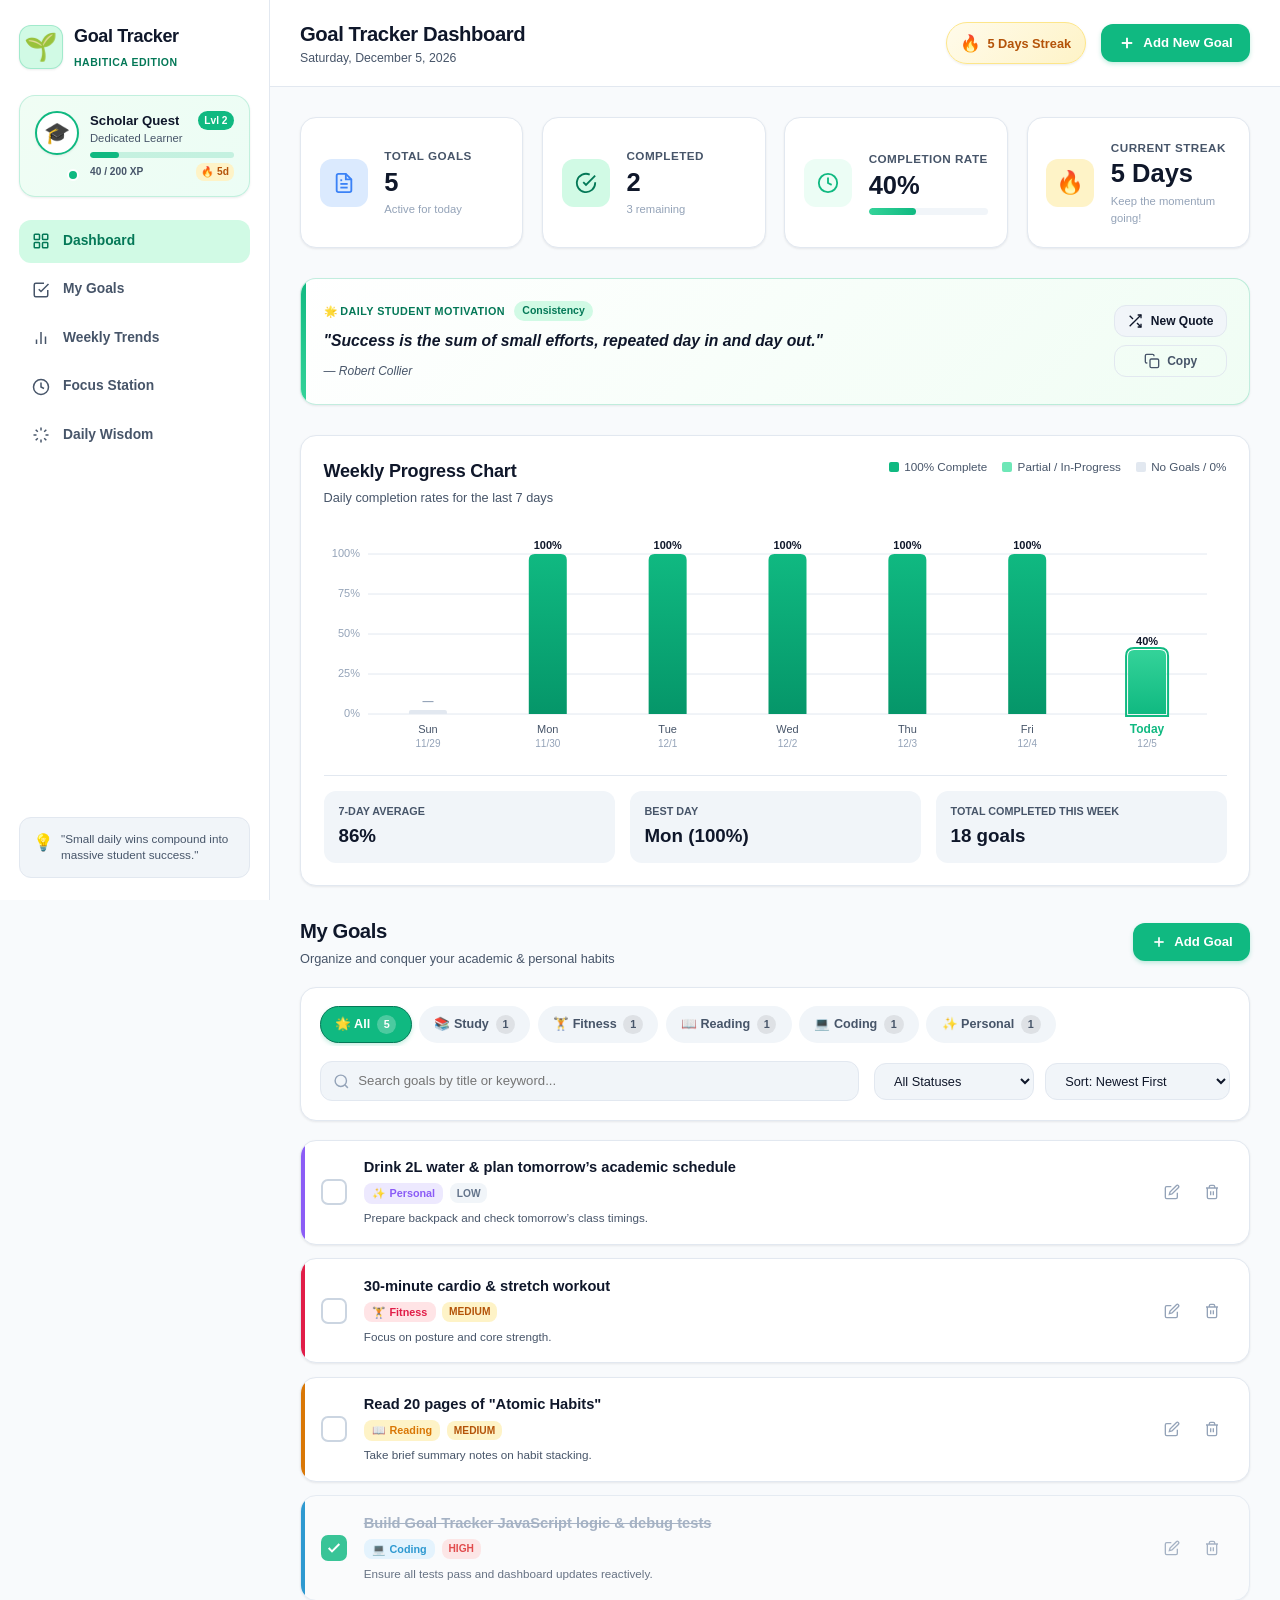
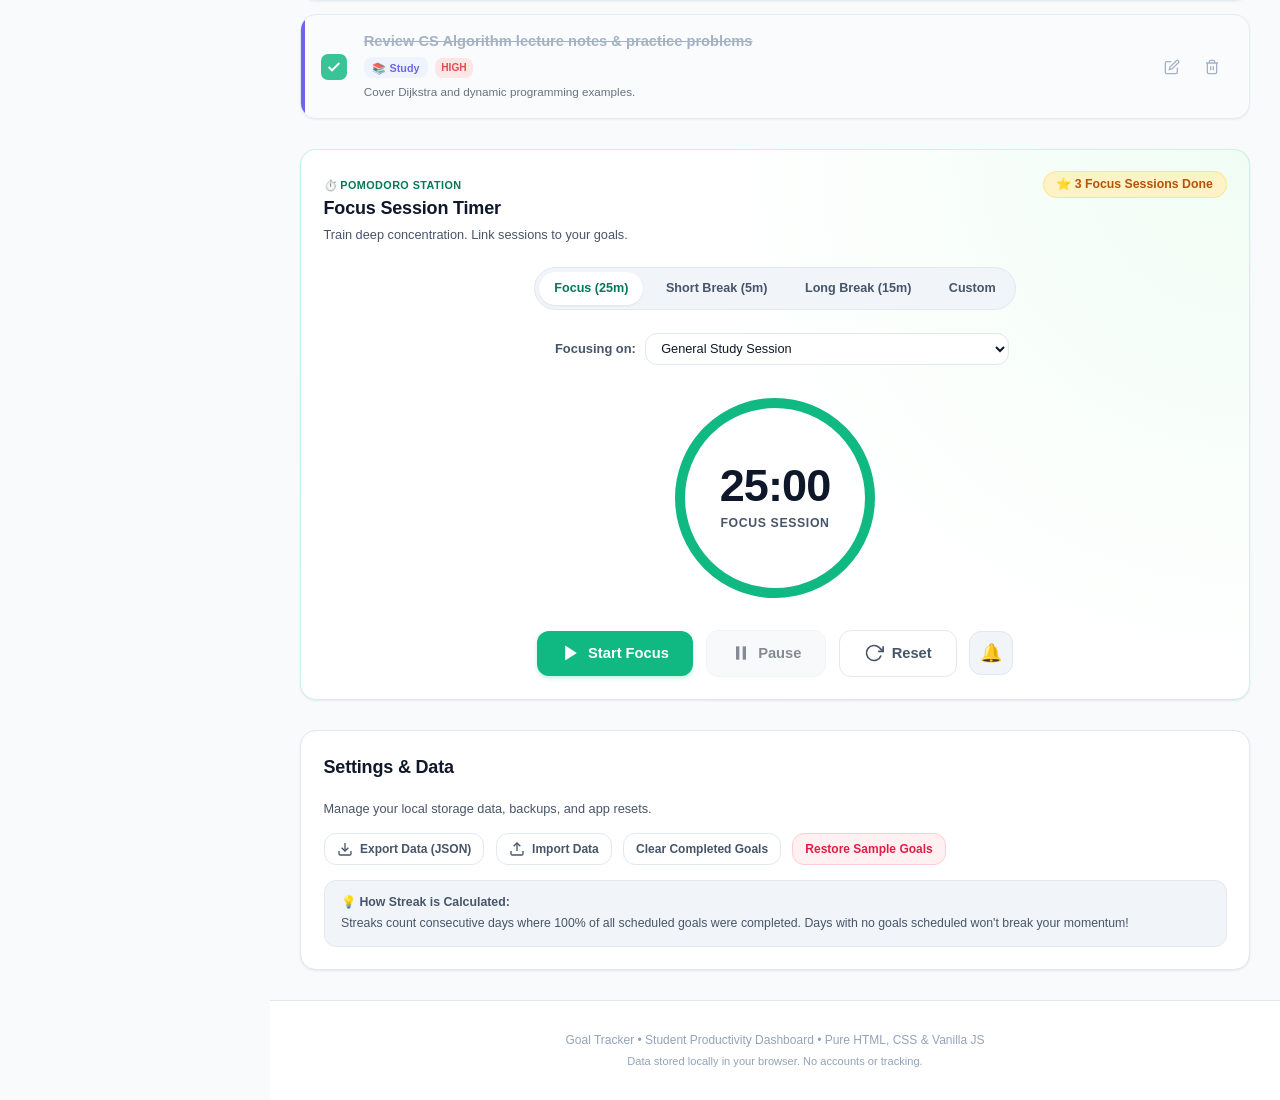
<file: index.html>
<!DOCTYPE html>
<html lang="en">
<head>
  <meta charset="UTF-8">
  <meta name="viewport" content="width=device-width, initial-scale=1.0">
  <meta name="description" content="Goal Tracker - Modern student productivity dashboard inspired by Habitica. Track daily habits, build streaks, and stay focused.">
  <meta name="theme-color" content="#10b981">
  <title>Goal Tracker - Student Productivity Dashboard</title>
  <link rel="stylesheet" href="style.css">
  <link rel="icon" href="data:image/svg+xml,<svg xmlns='http://www.w3.org/2000/svg' viewBox='0 0 24 24' fill='%2310b981'><path d='M12 2L15.09 8.26L22 9.27L17 14.14L18.18 21.02L12 17.77L5.82 21.02L7 14.14L2 9.27L8.91 8.26L12 2Z'/></svg>">
</head>
<body>
  <!-- App Layout Container -->
  <div class="app-layout">
    
    <!-- Sidebar for Desktop -->
    <aside class="sidebar" id="sidebar" aria-label="Sidebar navigation">
      <div class="sidebar-header">
        <div class="brand-logo">
          <span class="brand-icon">🌱</span>
          <div class="brand-text">
            <h1 class="brand-title">Goal Tracker</h1>
            <span class="brand-badge">Habitica Edition</span>
          </div>
        </div>
        <button class="mobile-close-btn" id="mobileSidebarClose" aria-label="Close sidebar">✕</button>
      </div>

      <!-- Gamified Student Card -->
      <div class="student-profile-card">
        <div class="student-avatar-wrap">
          <div class="student-avatar" id="avatarBadge">🎓</div>
          <div class="student-status-dot" title="Ready to learn"></div>
        </div>
        <div class="student-info">
          <div class="student-title-row">
            <strong class="student-name">Scholar Quest</strong>
            <span class="student-level-tag" id="studentLevelTag">Lvl 1</span>
          </div>
          <p class="student-rank-title" id="studentRankTitle">Novice Achiever</p>
          <div class="xp-bar-container" title="Complete goals to gain XP!">
            <div class="xp-bar-fill" id="xpBarFill" style="width: 20%;"></div>
          </div>
          <div class="xp-legend">
            <span id="xpText">20 / 100 XP</span>
            <span class="streak-pill" id="sidebarStreakBadge">🔥 0d</span>
          </div>
        </div>
      </div>

      <!-- Navigation Links -->
      <nav class="sidebar-nav">
        <a href="#dashboard" class="nav-item active" data-nav="dashboard">
          <svg class="nav-icon" viewBox="0 0 24 24" fill="none" stroke="currentColor" stroke-width="2"><rect x="3" y="3" width="7" height="7" rx="1"/><rect x="14" y="3" width="7" height="7" rx="1"/><rect x="14" y="14" width="7" height="7" rx="1"/><rect x="3" y="14" width="7" height="7" rx="1"/></svg>
          <span>Dashboard</span>
        </a>
        <a href="#goals" class="nav-item" data-nav="goals">
          <svg class="nav-icon" viewBox="0 0 24 24" fill="none" stroke="currentColor" stroke-width="2"><path d="M9 11l3 3L22 4"/><path d="M21 12v7a2 2 0 01-2 2H5a2 2 0 01-2-2V5a2 2 0 012-2h11"/></svg>
          <span>My Goals</span>
        </a>
        <a href="#analytics" class="nav-item" data-nav="analytics">
          <svg class="nav-icon" viewBox="0 0 24 24" fill="none" stroke="currentColor" stroke-width="2"><line x1="18" y1="20" x2="18" y2="10"/><line x1="12" y1="20" x2="12" y2="4"/><line x1="6" y1="20" x2="6" y2="14"/></svg>
          <span>Weekly Trends</span>
        </a>
        <a href="#focus-station" class="nav-item" data-nav="focus">
          <svg class="nav-icon" viewBox="0 0 24 24" fill="none" stroke="currentColor" stroke-width="2"><circle cx="12" cy="12" r="10"/><polyline points="12 6 12 12 16 14"/></svg>
          <span>Focus Station</span>
        </a>
        <a href="#motivation" class="nav-item" data-nav="motivation">
          <svg class="nav-icon" viewBox="0 0 24 24" fill="none" stroke="currentColor" stroke-width="2"><path d="M12 2v4M12 18v4M4.93 4.93l2.83 2.83M16.24 16.24l2.83 2.83M2 12h4M18 12h4M4.93 19.07l2.83-2.83M16.24 7.76l2.83-2.83"/></svg>
          <span>Daily Wisdom</span>
        </a>
      </nav>

      <!-- Sidebar Quick Stats Widget -->
      <div class="sidebar-footer-card">
        <div class="sidebar-quote-box">
          <span class="quote-sparkle">💡</span>
          <p id="miniTip">"Small daily wins compound into massive student success."</p>
        </div>
      </div>
    </aside>

    <!-- Overlay for mobile drawer -->
    <div class="sidebar-backdrop" id="sidebarBackdrop"></div>

    <!-- Main Content Area -->
    <div class="main-wrapper">
      
      <!-- Top Header -->
      <header class="top-header">
        <div class="header-left">
          <button class="mobile-menu-btn" id="mobileMenuToggle" aria-label="Open menu">
            <svg viewBox="0 0 24 24" width="22" height="22" stroke="currentColor" stroke-width="2.2" fill="none"><line x1="3" y1="12" x2="21" y2="12"/><line x1="3" y1="6" x2="21" y2="6"/><line x1="3" y1="18" x2="21" y2="18"/></svg>
          </button>
          <div>
            <h2 class="welcome-heading">Goal Tracker Dashboard</h2>
            <p class="current-date-badge" id="currentDateDisplay">Loading today's date...</p>
          </div>
        </div>

        <div class="header-right">
          <div class="streak-header-pill" id="headerStreakPill" title="Consecutive days where all scheduled goals were completed">
            <span class="fire-icon">🔥</span>
            <span class="streak-count" id="headerStreakCount">0 Day Streak</span>
          </div>

          <button class="btn btn-primary" id="openAddGoalBtn" aria-label="Add new goal">
            <svg viewBox="0 0 24 24" width="18" height="18" stroke="currentColor" stroke-width="2.5" fill="none"><line x1="12" y1="5" x2="12" y2="19"/><line x1="5" y1="12" x2="19" y2="12"/></svg>
            <span>Add New Goal</span>
          </button>
        </div>
      </header>

      <!-- Main Body Container -->
      <main class="content-container">

        <!-- 1. DASHBOARD STAT CARDS -->
        <section class="section-overview" id="dashboard" aria-label="Dashboard metrics">
          <div class="stats-grid">
            
            <!-- Card 1: Total Goals -->
            <div class="stat-card">
              <div class="stat-card-icon-wrap icon-blue">
                <svg viewBox="0 0 24 24" width="22" height="22" stroke="currentColor" stroke-width="2" fill="none"><path d="M14 2H6a2 2 0 0 0-2 2v16a2 2 0 0 0 2 2h12a2 2 0 0 0 2-2V8z"/><polyline points="14 2 14 8 20 8"/><line x1="16" y1="13" x2="8" y2="13"/><line x1="16" y1="17" x2="8" y2="17"/><polyline points="10 9 9 9 8 9"/></svg>
              </div>
              <div class="stat-card-content">
                <span class="stat-label">Total Goals</span>
                <span class="stat-value" id="statTotalGoals">0</span>
                <span class="stat-subtext">Active for today</span>
              </div>
            </div>

            <!-- Card 2: Completed Goals -->
            <div class="stat-card">
              <div class="stat-card-icon-wrap icon-green">
                <svg viewBox="0 0 24 24" width="22" height="22" stroke="currentColor" stroke-width="2" fill="none"><path d="M22 11.08V12a10 10 0 1 1-5.93-9.14"/><polyline points="22 4 12 14.01 9 11.01"/></svg>
              </div>
              <div class="stat-card-content">
                <span class="stat-label">Completed</span>
                <span class="stat-value" id="statCompletedGoals">0</span>
                <span class="stat-subtext" id="statRemainingSubtext">0 remaining</span>
              </div>
            </div>

            <!-- Card 3: Completion Percentage -->
            <div class="stat-card">
              <div class="stat-card-icon-wrap icon-emerald">
                <svg viewBox="0 0 24 24" width="22" height="22" stroke="currentColor" stroke-width="2" fill="none"><circle cx="12" cy="12" r="10"/><path d="M12 6v6l4 2"/></svg>
              </div>
              <div class="stat-card-content">
                <span class="stat-label">Completion Rate</span>
                <span class="stat-value" id="statPercentage">0%</span>
                <div class="progress-bar-wrap" role="progressbar" id="progressBar" aria-valuenow="0" aria-valuemin="0" aria-valuemax="100">
                  <div class="progress-bar-fill" id="statProgressBarFill" style="width: 0%;"></div>
                </div>
              </div>
            </div>

            <!-- Card 4: Current Streak -->
            <div class="stat-card">
              <div class="stat-card-icon-wrap icon-amber">
                <span class="fire-large">🔥</span>
              </div>
              <div class="stat-card-content">
                <span class="stat-label">Current Streak</span>
                <span class="stat-value" id="statStreakDays">0 Days</span>
                <span class="stat-subtext" id="statStreakDescription">Consecutive 100% days</span>
              </div>
            </div>

          </div>
        </section>

        <!-- 2. ORIGINAL FEATURE: DAILY MOTIVATION BANNER -->
        <section class="motivation-banner-section" id="motivation" aria-label="Motivational Message">
          <div class="card motivation-card">
            <div class="motivation-left">
              <div class="motivation-pill-row">
                <span class="tag-accent">🌟 Daily Student Motivation</span>
                <span class="quote-category" id="quoteCategoryTag">Mindset</span>
              </div>
              <blockquote class="motivation-quote" id="dailyQuoteText">
                "Small daily improvements over time lead to stunning results."
              </blockquote>
              <cite class="motivation-author" id="dailyQuoteAuthor">— Robin Sharma</cite>
            </div>
            <div class="motivation-actions">
              <button class="btn btn-secondary btn-sm" id="btnShuffleQuote" title="Generate another inspirational quote">
                <svg viewBox="0 0 24 24" width="16" height="16" stroke="currentColor" stroke-width="2" fill="none"><polyline points="16 3 21 3 21 8"/><line x1="4" y1="20" x2="21" y2="3"/><polyline points="21 16 21 21 16 21"/><line x1="15" y1="15" x2="21" y2="21"/><line x1="4" y1="4" x2="9" y2="9"/></svg>
                <span>New Quote</span>
              </button>
              <button class="btn btn-outline btn-sm" id="btnCopyQuote" title="Copy quote to clipboard">
                <svg viewBox="0 0 24 24" width="16" height="16" stroke="currentColor" stroke-width="2" fill="none"><rect x="9" y="9" width="13" height="13" rx="2" ry="2"/><path d="M5 15H4a2 2 0 0 1-2-2V4a2 2 0 0 1 2-2h9a2 2 0 0 1 2 2v1"/></svg>
                <span>Copy</span>
              </button>
            </div>
          </div>
        </section>

        <!-- 3. WEEKLY PROGRESS CHART SECTION -->
        <section class="analytics-section" id="analytics" aria-label="Weekly Progress Chart">
          <div class="card chart-card">
            <div class="card-header chart-header-row">
              <div>
                <div class="chart-title-wrap">
                  <h3 class="card-title">Weekly Progress Chart</h3>
                  <span class="chart-subtitle">Daily completion rates for the last 7 days</span>
                </div>
              </div>
              <div class="chart-legend">
                <span class="legend-item"><span class="legend-dot dot-completed"></span> 100% Complete</span>
                <span class="legend-item"><span class="legend-dot dot-partial"></span> Partial / In-Progress</span>
                <span class="legend-item"><span class="legend-dot dot-empty"></span> No Goals / 0%</span>
              </div>
            </div>

            <div class="chart-container">
              <!-- Custom Canvas Chart with Tooltip -->
              <div class="canvas-wrapper">
                <canvas id="weeklyChartCanvas" height="230"></canvas>
                <div class="canvas-tooltip" id="chartTooltip" style="opacity: 0;"></div>
              </div>
            </div>

            <!-- Weekly Summary Pills -->
            <div class="weekly-metrics-row">
              <div class="mini-stat">
                <span class="mini-stat-label">7-Day Average</span>
                <span class="mini-stat-val" id="chartAvgCompletion">0%</span>
              </div>
              <div class="mini-stat">
                <span class="mini-stat-label">Best Day</span>
                <span class="mini-stat-val" id="chartBestDay">—</span>
              </div>
              <div class="mini-stat">
                <span class="mini-stat-label">Total Completed This Week</span>
                <span class="mini-stat-val" id="chartTotalCompleted">0</span>
              </div>
            </div>
          </div>
        </section>

        <!-- 4. GOALS MANAGEMENT SECTION -->
        <section class="goals-section" id="goals" aria-label="Goal Management">
          <div class="goals-header-bar">
            <div>
              <h3 class="section-title">My Goals</h3>
              <p class="section-subtitle">Organize and conquer your academic & personal habits</p>
            </div>
            
            <div class="goals-actions-group">
              <button class="btn btn-primary" id="openAddGoalBtnSecondary">
                <svg viewBox="0 0 24 24" width="16" height="16" stroke="currentColor" stroke-width="2.5" fill="none"><line x1="12" y1="5" x2="12" y2="19"/><line x1="5" y1="12" x2="19" y2="12"/></svg>
                <span>Add Goal</span>
              </button>
            </div>
          </div>

          <!-- Controls: Category Filters & Search -->
          <div class="filter-controls-card">
            
            <!-- Category Filter Pills (Req 4: Study, Fitness, Reading, Coding, Personal) -->
            <div class="category-pills-row" role="tablist" aria-label="Filter goals by category">
              <button class="cat-pill active" data-category="all" role="tab" aria-selected="true">
                <span>🌟 All</span>
                <span class="cat-count" id="countCatAll">0</span>
              </button>
              <button class="cat-pill" data-category="Study" role="tab" aria-selected="false">
                <span>📚 Study</span>
                <span class="cat-count" id="countCatStudy">0</span>
              </button>
              <button class="cat-pill" data-category="Fitness" role="tab" aria-selected="false">
                <span>🏋️ Fitness</span>
                <span class="cat-count" id="countCatFitness">0</span>
              </button>
              <button class="cat-pill" data-category="Reading" role="tab" aria-selected="false">
                <span>📖 Reading</span>
                <span class="cat-count" id="countCatReading">0</span>
              </button>
              <button class="cat-pill" data-category="Coding" role="tab" aria-selected="false">
                <span>💻 Coding</span>
                <span class="cat-count" id="countCatCoding">0</span>
              </button>
              <button class="cat-pill" data-category="Personal" role="tab" aria-selected="false">
                <span>✨ Personal</span>
                <span class="cat-count" id="countCatPersonal">0</span>
              </button>
            </div>

            <!-- Search, Status filter, & Sorting -->
            <div class="search-sort-row">
              <div class="search-input-wrap">
                <svg class="search-icon" viewBox="0 0 24 24" fill="none" stroke="currentColor" stroke-width="2"><circle cx="11" cy="11" r="8"/><line x1="21" y1="21" x2="16.65" y2="16.65"/></svg>
                <input type="text" id="goalSearchInput" placeholder="Search goals by title or keyword..." aria-label="Search goals">
                <button class="clear-search-btn" id="clearSearchBtn" aria-label="Clear search">✕</button>
              </div>

              <div class="filters-dropdown-wrap">
                <!-- Status Filter -->
                <select id="statusFilterSelect" class="custom-select" aria-label="Filter by completion status">
                  <option value="all">All Statuses</option>
                  <option value="pending">Incomplete / Active</option>
                  <option value="completed">Completed Only</option>
                </select>

                <!-- Sort Order -->
                <select id="sortOrderSelect" class="custom-select" aria-label="Sort goals">
                  <option value="newest">Sort: Newest First</option>
                  <option value="alphabetical">Sort: Alphabetical (A-Z)</option>
                  <option value="category">Sort: Category</option>
                  <option value="priority">Sort: Priority</option>
                </select>
              </div>
            </div>

          </div>

          <!-- Goal Cards List Container -->
          <div class="goals-list-wrapper">
            <div class="goals-grid" id="goalsListContainer" aria-live="polite">
              <!-- Dynamically populated goal cards will appear here -->
            </div>

            <!-- Empty State -->
            <div class="empty-state-card" id="goalsEmptyState" style="display: none;">
              <div class="empty-icon">🎯</div>
              <h4 class="empty-title" id="emptyStateTitle">No goals found</h4>
              <p class="empty-desc" id="emptyStateDesc">You don't have any goals matching the current filter. Ready to set a new target?</p>
              <button class="btn btn-primary" id="emptyStateAddBtn">
                <span>+ Create Your First Goal</span>
              </button>
            </div>
          </div>
        </section>

        <!-- 5. ORIGINAL FEATURE: FOCUS-SESSION TIMER -->
        <section class="focus-timer-section" id="focus-station" aria-label="Focus session timer">
          <div class="card focus-card">
            
            <div class="focus-card-header">
              <div>
                <span class="tag-accent">⏱️ Pomodoro Station</span>
                <h3 class="card-title">Focus Session Timer</h3>
                <p class="card-subtitle">Train deep concentration. Link sessions to your goals.</p>
              </div>
              <div class="focus-session-stats">
                <span class="sessions-badge" id="completedSessionsBadge">⭐ 0 Focus Sessions Done</span>
              </div>
            </div>

            <div class="focus-timer-body">
              
              <!-- Mode Selection -->
              <div class="timer-mode-selector" role="radiogroup" aria-label="Timer Mode">
                <button class="timer-mode-btn active" data-duration="25" data-mode="Focus">Focus (25m)</button>
                <button class="timer-mode-btn" data-duration="5" data-mode="Short Break">Short Break (5m)</button>
                <button class="timer-mode-btn" data-duration="15" data-mode="Long Break">Long Break (15m)</button>
                <button class="timer-mode-btn" data-duration="custom" data-mode="Custom">Custom</button>
              </div>

              <!-- Linked Goal Select -->
              <div class="timer-goal-link-row">
                <label for="timerLinkedGoal" class="timer-label">Focusing on:</label>
                <select id="timerLinkedGoal" class="timer-select">
                  <option value="">General Study Session</option>
                  <!-- Populated dynamically with active goals -->
                </select>
              </div>

              <!-- Circular Progress Ring Display -->
              <div class="timer-display-container">
                <svg class="timer-ring-svg" viewBox="0 0 220 220">
                  <circle class="timer-ring-bg" cx="110" cy="110" r="95"></circle>
                  <circle class="timer-ring-progress" id="timerProgressCircle" cx="110" cy="110" r="95"></circle>
                </svg>

                <div class="timer-time-text-wrap">
                  <span class="timer-time-text" id="timerDisplay">25:00</span>
                  <span class="timer-status-subtext" id="timerModeLabel">Focus Time</span>
                </div>
              </div>

              <!-- Timer Controls -->
              <div class="timer-controls-row">
                <button class="btn btn-primary btn-lg" id="timerStartBtn">
                  <svg viewBox="0 0 24 24" width="20" height="20" fill="currentColor"><polygon points="5 3 19 12 5 21 5 3"/></svg>
                  <span id="timerStartBtnText">Start Focus</span>
                </button>
                <button class="btn btn-secondary btn-lg" id="timerPauseBtn" disabled>
                  <svg viewBox="0 0 24 24" width="20" height="20" fill="currentColor"><rect x="6" y="4" width="4" height="16"/><rect x="14" y="4" width="4" height="16"/></svg>
                  <span>Pause</span>
                </button>
                <button class="btn btn-outline btn-lg" id="timerResetBtn">
                  <svg viewBox="0 0 24 24" width="20" height="20" stroke="currentColor" stroke-width="2" fill="none"><path d="M23 4v6h-6"/><path d="M20.49 15a9 9 0 1 1-2.12-9.36L23 10"/></svg>
                  <span>Reset</span>
                </button>
                <button class="sound-toggle-btn" id="timerSoundToggle" aria-label="Toggle chime sound" title="Sound notifications enabled">
                  <span id="soundIcon">🔔</span>
                </button>
              </div>

              <!-- Custom Duration Input Modal / Field -->
              <div class="custom-time-input-wrap" id="customTimeInputWrap" style="display: none;">
                <label for="customMinutesInput">Set Custom Minutes:</label>
                <input type="number" id="customMinutesInput" min="1" max="180" value="30" class="custom-number-input">
                <button class="btn btn-secondary btn-sm" id="btnApplyCustomTime">Set Time</button>
              </div>

            </div>
          </div>
        </section>

        <!-- 6. DATA MANAGEMENT & BACKUP SETTINGS -->
        <section class="settings-section" id="settings" aria-label="Settings and Backup">
          <div class="card settings-card">
            <h3 class="card-title">Settings & Data</h3>
            <p class="card-subtitle">Manage your local storage data, backups, and app resets.</p>
            
            <div class="settings-buttons-row">
              <button class="btn btn-outline btn-sm" id="btnExportData" title="Export goals to a JSON backup file">
                <svg viewBox="0 0 24 24" width="16" height="16" stroke="currentColor" stroke-width="2" fill="none"><path d="M21 15v4a2 2 0 0 1-2 2H5a2 2 0 0 1-2-2v-4"/><polyline points="7 10 12 15 17 10"/><line x1="12" y1="15" x2="12" y2="3"/></svg>
                <span>Export Data (JSON)</span>
              </button>

              <label class="btn btn-outline btn-sm file-upload-label" title="Import goals from a JSON backup file">
                <svg viewBox="0 0 24 24" width="16" height="16" stroke="currentColor" stroke-width="2" fill="none"><path d="M21 15v4a2 2 0 0 1-2 2H5a2 2 0 0 1-2-2v-4"/><polyline points="17 8 12 3 7 8"/><line x1="12" y1="3" x2="12" y2="15"/></svg>
                <span>Import Data</span>
                <input type="file" id="importFileInput" accept=".json" style="display: none;">
              </label>

              <button class="btn btn-outline btn-sm" id="btnClearCompletedGoals" title="Remove all completed goals">
                <span>Clear Completed Goals</span>
              </button>

              <button class="btn btn-danger-outline btn-sm" id="btnResetToDefaults" title="Restore sample goals">
                <span>Restore Sample Goals</span>
              </button>
            </div>
            <div class="streak-explainer-box">
              <strong>💡 How Streak is Calculated:</strong>
              <span>Streaks count consecutive days where 100% of all scheduled goals were completed. Days with no goals scheduled won't break your momentum!</span>
            </div>
          </div>
        </section>

      </main>

      <!-- App Footer -->
      <footer class="app-footer">
        <p>Goal Tracker &bull; Student Productivity Dashboard &bull; Pure HTML, CSS & Vanilla JS</p>
        <p class="footer-subtext">Data stored locally in your browser. No accounts or tracking.</p>
      </footer>

    </div>
  </div>

  <!-- Mobile Bottom Navigation Bar -->
  <nav class="mobile-bottom-nav" aria-label="Mobile Navigation">
    <button class="mobile-nav-btn active" data-target="dashboard" aria-label="Go to Dashboard">
      <svg viewBox="0 0 24 24" width="20" height="20" stroke="currentColor" stroke-width="2" fill="none"><rect x="3" y="3" width="7" height="7" rx="1"/><rect x="14" y="3" width="7" height="7" rx="1"/><rect x="14" y="14" width="7" height="7" rx="1"/><rect x="3" y="14" width="7" height="7" rx="1"/></svg>
      <span>Stats</span>
    </button>
    <button class="mobile-nav-btn" data-target="goals" aria-label="Go to Goals">
      <svg viewBox="0 0 24 24" width="20" height="20" stroke="currentColor" stroke-width="2" fill="none"><path d="M9 11l3 3L22 4"/><path d="M21 12v7a2 2 0 01-2 2H5a2 2 0 01-2-2V5a2 2 0 012-2h11"/></svg>
      <span>Goals</span>
    </button>
    <button class="mobile-nav-btn mobile-nav-btn-highlight" id="mobileAddGoalFloatingBtn" aria-label="Add new goal">
      <span class="plus-icon">+</span>
    </button>
    <button class="mobile-nav-btn" data-target="analytics" aria-label="Go to Trends">
      <svg viewBox="0 0 24 24" width="20" height="20" stroke="currentColor" stroke-width="2" fill="none"><line x1="18" y1="20" x2="18" y2="10"/><line x1="12" y1="20" x2="12" y2="4"/><line x1="6" y1="20" x2="6" y2="14"/></svg>
      <span>Trends</span>
    </button>
    <button class="mobile-nav-btn" data-target="focus-station" aria-label="Go to Focus Timer">
      <svg viewBox="0 0 24 24" width="20" height="20" stroke="currentColor" stroke-width="2" fill="none"><circle cx="12" cy="12" r="10"/><polyline points="12 6 12 12 16 14"/></svg>
      <span>Focus</span>
    </button>
  </nav>

  <!-- ==================== MODALS ==================== -->

  <!-- 1. ADD / EDIT GOAL MODAL -->
  <div class="modal-backdrop" id="goalModalBackdrop" style="display: none;" role="presentation">
    <div class="modal-container" role="dialog" aria-modal="true" aria-labelledby="goalModalTitle" id="goalModal">
      
      <div class="modal-header">
        <div class="modal-header-icon" id="goalModalHeaderIcon">🌱</div>
        <div>
          <h3 class="modal-title" id="goalModalTitle">Add New Goal</h3>
          <p class="modal-subtitle">Define your task and build your streak</p>
        </div>
        <button class="modal-close-btn" id="closeGoalModalBtn" aria-label="Close dialog">✕</button>
      </div>

      <form id="goalForm" novalidate>
        <input type="hidden" id="goalEditId" value="">

        <!-- Goal Name -->
        <div class="form-group">
          <label for="goalNameInput" class="form-label">
            Goal Name <span class="required-star">*</span>
          </label>
          <input 
            type="text" 
            id="goalNameInput" 
            class="form-input" 
            placeholder="e.g. Study 45 mins for Chemistry exam" 
            maxlength="80" 
            required 
            autocomplete="off"
          >
          <div class="form-hint-row">
            <span class="field-error-msg" id="goalNameError"></span>
            <span class="char-count" id="goalNameCharCount">0/80</span>
          </div>
        </div>

        <!-- Category (Req 4: Study, Fitness, Reading, Coding, Personal) -->
        <div class="form-row-2">
          <div class="form-group">
            <label for="goalCategorySelect" class="form-label">
              Category <span class="required-star">*</span>
            </label>
            <select id="goalCategorySelect" class="form-select" required>
              <option value="Study">📚 Study</option>
              <option value="Fitness">🏋️ Fitness</option>
              <option value="Reading">📖 Reading</option>
              <option value="Coding">💻 Coding</option>
              <option value="Personal">✨ Personal</option>
            </select>
          </div>

          <!-- Priority -->
          <div class="form-group">
            <label for="goalPrioritySelect" class="form-label">Priority</label>
            <select id="goalPrioritySelect" class="form-select">
              <option value="medium">Medium</option>
              <option value="high">High 🔥</option>
              <option value="low">Low</option>
            </select>
          </div>
        </div>

        <!-- Notes / Description -->
        <div class="form-group">
          <label for="goalNotesInput" class="form-label">Notes or Target (Optional)</label>
          <textarea 
            id="goalNotesInput" 
            class="form-textarea" 
            rows="2" 
            placeholder="e.g. Chapter 4 problems 1-12, take Cornell notes"
            maxlength="160"
          ></textarea>
        </div>

        <!-- Modal Footer Actions -->
        <div class="modal-footer">
          <button type="button" class="btn btn-secondary" id="cancelGoalModalBtn">Cancel</button>
          <button type="submit" class="btn btn-primary" id="saveGoalBtn">
            <span id="saveGoalBtnText">Save Goal</span>
          </button>
        </div>
      </form>

    </div>
  </div>

  <!-- 2. DELETE CONFIRMATION MODAL (Req 3) -->
  <div class="modal-backdrop" id="deleteModalBackdrop" style="display: none;" role="presentation">
    <div class="modal-container modal-sm" role="alertdialog" aria-modal="true" aria-labelledby="deleteModalTitle" id="deleteModal">
      
      <div class="modal-header modal-header-danger">
        <div class="modal-header-icon icon-danger">🗑️</div>
        <div>
          <h3 class="modal-title" id="deleteModalTitle">Delete Goal</h3>
          <p class="modal-subtitle">Confirmation required</p>
        </div>
        <button class="modal-close-btn" id="closeDeleteModalBtn" aria-label="Close dialog">✕</button>
      </div>

      <div class="modal-body-content">
        <p class="delete-warning-text">Are you sure you want to delete this goal?</p>
        <div class="goal-to-delete-box" id="goalToDeletePreview">
          <strong id="goalToDeleteTitle">Sample Goal</strong>
        </div>
        <p class="delete-subtext">This action cannot be undone and will update your dashboard stats.</p>
      </div>

      <div class="modal-footer">
        <button type="button" class="btn btn-secondary" id="cancelDeleteBtn">Cancel</button>
        <button type="button" class="btn btn-danger" id="confirmDeleteBtn">Delete Goal</button>
      </div>

    </div>
  </div>

  <!-- Toast Notification Container -->
  <div class="toast-container" id="toastContainer" aria-live="assertive" aria-atomic="true"></div>

  <!-- Confetti Canvas for Celebrating 100% or Level Up -->
  <canvas id="confettiCanvas" class="confetti-canvas"></canvas>

  <script src="script.js"></script>
</body>
</html>
</file>
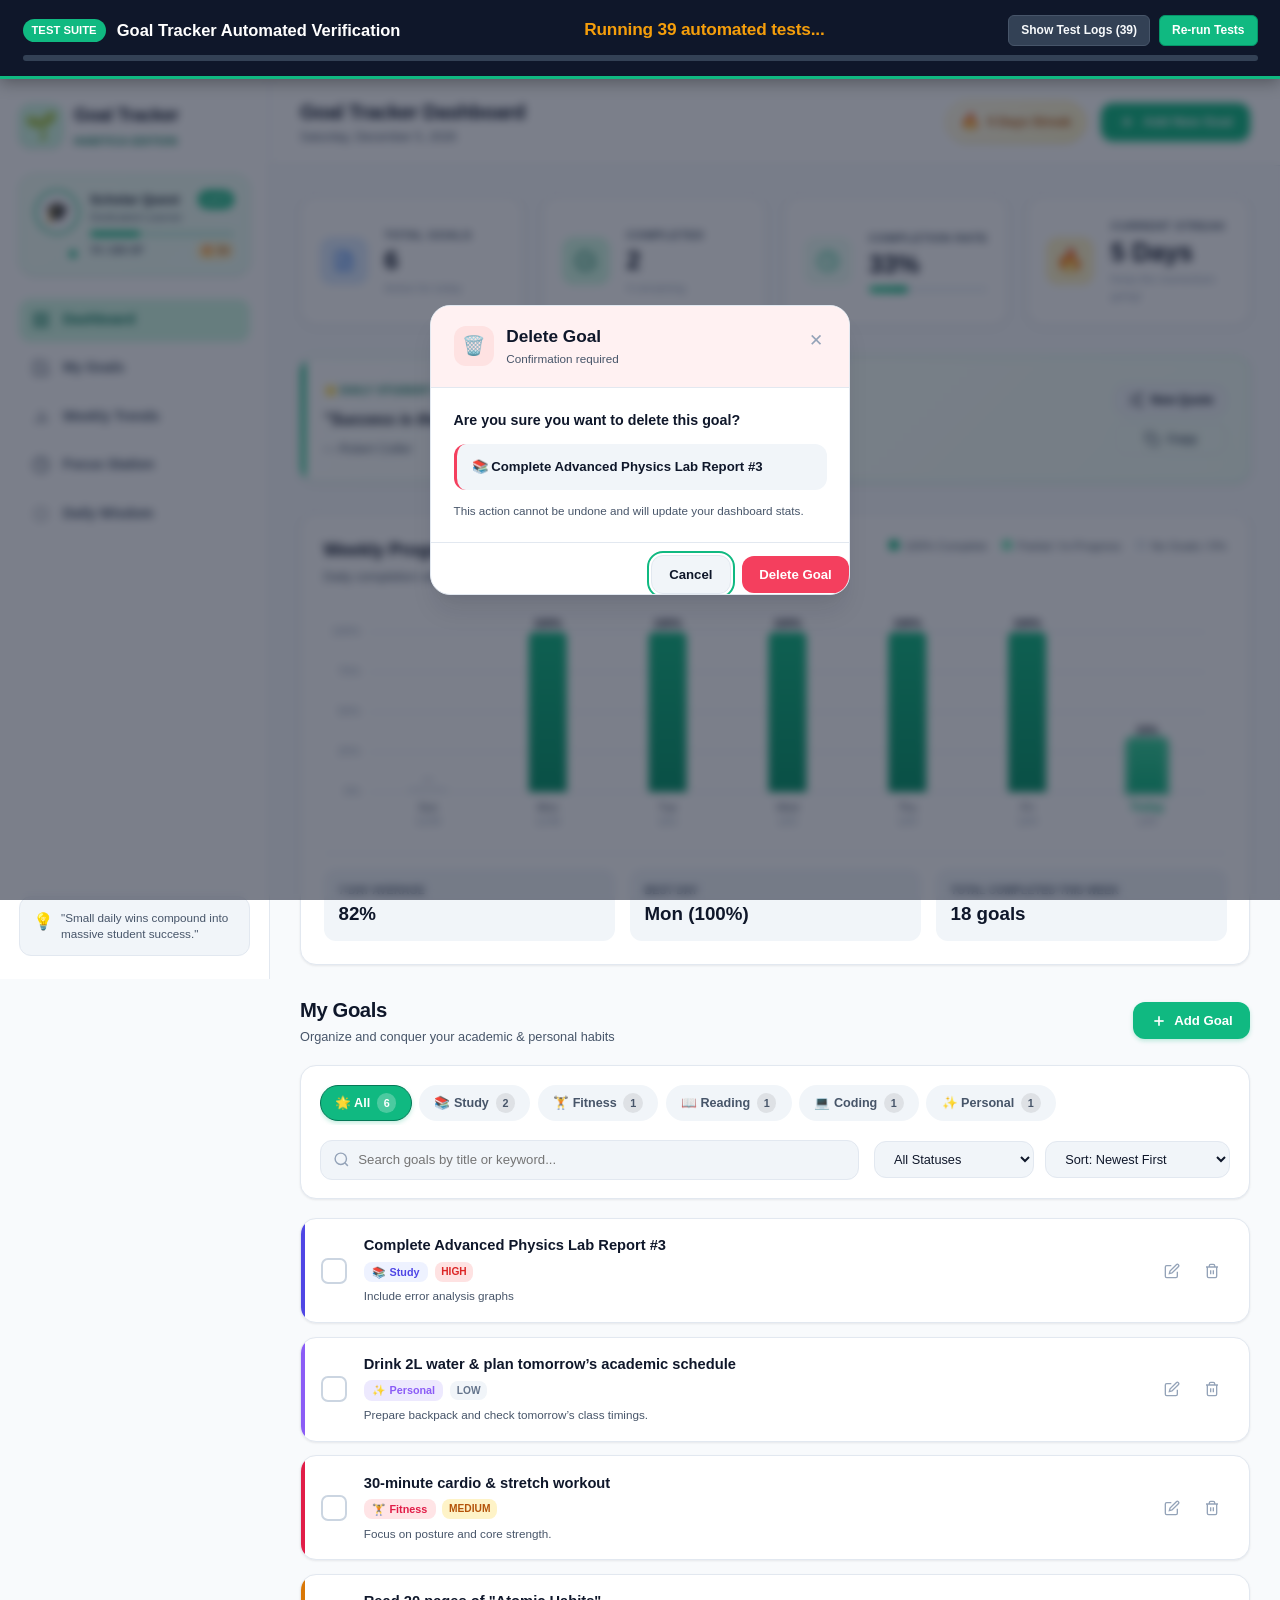
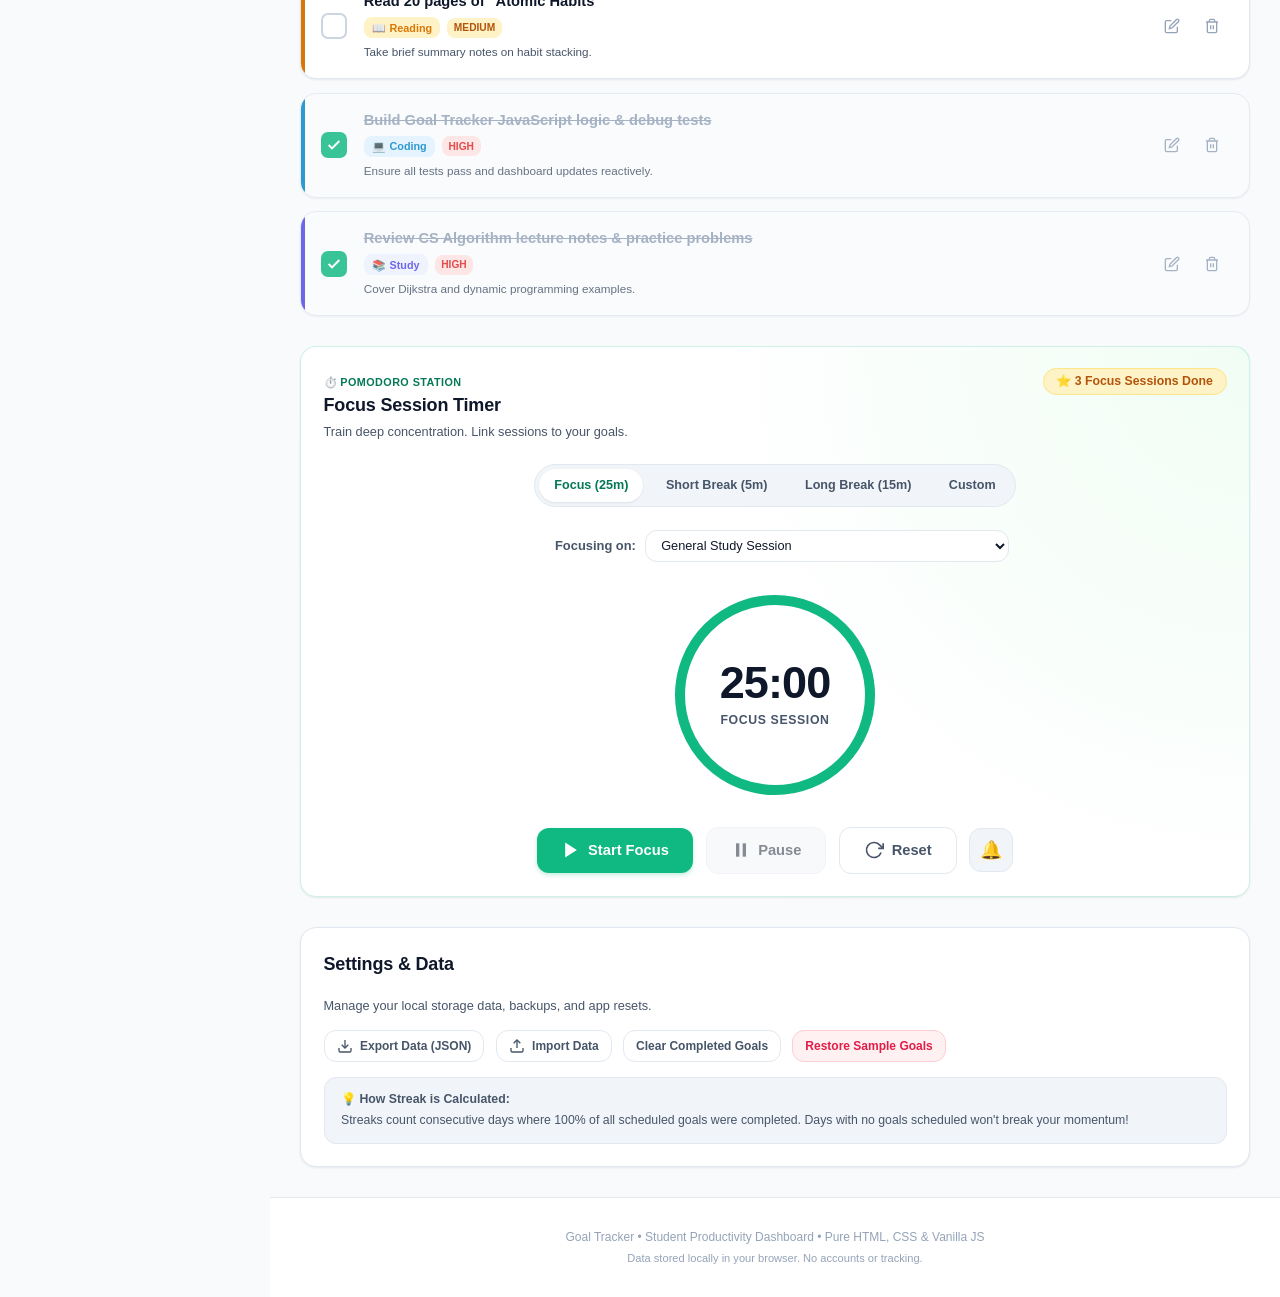
<file: test.html>
<!DOCTYPE html>
<html lang="en">
<head>
  <meta charset="UTF-8">
  <meta name="viewport" content="width=device-width, initial-scale=1.0">
  <title>Goal Tracker — Automated Test Runner (Self-Contained)</title>
  <link rel="stylesheet" href="style.css">
  <style>
    /* Test Runner Floating Control Banner */
    #testRunnerBanner {
      position: sticky;
      top: 0;
      z-index: 9999;
      background: #0f172a;
      color: #ffffff;
      padding: 1rem 1.5rem;
      border-bottom: 3px solid #10b981;
      font-family: -apple-system, BlinkMacSystemFont, "Segoe UI", Roboto, sans-serif;
      box-shadow: 0 4px 15px rgba(0,0,0,0.3);
    }
    .test-header-row {
      display: flex;
      align-items: center;
      justify-content: space-between;
      flex-wrap: wrap;
      gap: 1rem;
    }
    .test-title-area {
      display: flex;
      align-items: center;
      gap: 0.75rem;
    }
    .test-title-badge {
      background: #10b981;
      color: #ffffff;
      font-size: 0.75rem;
      font-weight: 800;
      padding: 0.2rem 0.6rem;
      border-radius: 9999px;
      text-transform: uppercase;
    }
    .test-score-badge {
      font-size: 1.15rem;
      font-weight: 800;
      letter-spacing: -0.01em;
    }
    .test-controls-row {
      display: flex;
      align-items: center;
      gap: 0.6rem;
    }
    .btn-test {
      background: #334155;
      color: #f8fafc;
      border: 1px solid #475569;
      padding: 0.35rem 0.8rem;
      border-radius: 6px;
      font-size: 0.8rem;
      font-weight: 600;
      cursor: pointer;
    }
    .btn-test:hover {
      background: #475569;
    }
    .btn-test-primary {
      background: #10b981;
      border-color: #059669;
      color: #ffffff;
    }
    .btn-test-primary:hover {
      background: #059669;
    }
    #testResultsList {
      max-height: 250px;
      overflow-y: auto;
      margin-top: 0.85rem;
      background: #1e293b;
      border-radius: 8px;
      padding: 0.75rem;
      font-family: monospace;
      font-size: 0.82rem;
      display: none;
    }
    .test-log-entry {
      padding: 0.25rem 0.5rem;
      border-radius: 4px;
      margin-bottom: 0.2rem;
      display: flex;
      align-items: center;
      justify-content: space-between;
    }
    .test-log-entry.pass {
      color: #34d399;
      background: rgba(16, 185, 129, 0.1);
    }
    .test-log-entry.fail {
      color: #f87171;
      background: rgba(239, 68, 68, 0.15);
      font-weight: bold;
    }
    .progress-bar-test {
      width: 100%;
      height: 6px;
      background: #334155;
      border-radius: 9999px;
      margin-top: 0.6rem;
      overflow: hidden;
    }
    .progress-fill-test {
      height: 100%;
      background: #10b981;
      width: 0%;
      transition: width 0.3s ease;
    }
  </style>
</head>
<body>

  <!-- Floating Test Runner Control Panel -->
  <aside id="testRunnerBanner" aria-label="Automated Test Runner">
    <div class="test-header-row">
      <div class="test-title-area">
        <span class="test-title-badge">Test Suite</span>
        <h2 style="font-size: 1.1rem; margin: 0; font-weight: 800;">Goal Tracker Automated Verification</h2>
      </div>
      <div class="test-score-badge" id="testScoreBadge">Running tests...</div>
      <div class="test-controls-row">
        <button class="btn-test" id="toggleDetailsBtn">Show Test Logs (39)</button>
        <button class="btn-test btn-test-primary" id="rerunTestsBtn">Re-run Tests</button>
      </div>
    </div>
    <div class="progress-bar-test">
      <div class="progress-fill-test" id="testProgressFill"></div>
    </div>
    <div id="testResultsList"></div>
  </aside>

  <!-- Complete App Layout (Directly in DOM - No iframe needed!) -->
  <div class="app-layout">
    
    <!-- Sidebar for Desktop -->
    <aside class="sidebar" id="sidebar" aria-label="Sidebar navigation">
      <div class="sidebar-header">
        <div class="brand-logo">
          <span class="brand-icon">🌱</span>
          <div class="brand-text">
            <h1 class="brand-title">Goal Tracker</h1>
            <span class="brand-badge">Habitica Edition</span>
          </div>
        </div>
        <button class="mobile-close-btn" id="mobileSidebarClose" aria-label="Close sidebar">✕</button>
      </div>

      <!-- Gamified Student Card -->
      <div class="student-profile-card">
        <div class="student-avatar-wrap">
          <div class="student-avatar" id="avatarBadge">🎓</div>
          <div class="student-status-dot" title="Ready to learn"></div>
        </div>
        <div class="student-info">
          <div class="student-title-row">
            <strong class="student-name">Scholar Quest</strong>
            <span class="student-level-tag" id="studentLevelTag">Lvl 1</span>
          </div>
          <p class="student-rank-title" id="studentRankTitle">Novice Achiever</p>
          <div class="xp-bar-container" title="Complete goals to gain XP!">
            <div class="xp-bar-fill" id="xpBarFill" style="width: 20%;"></div>
          </div>
          <div class="xp-legend">
            <span id="xpText">20 / 100 XP</span>
            <span class="streak-pill" id="sidebarStreakBadge">🔥 0d</span>
          </div>
        </div>
      </div>

      <!-- Navigation Links -->
      <nav class="sidebar-nav">
        <a href="#dashboard" class="nav-item active" data-nav="dashboard">
          <svg class="nav-icon" viewBox="0 0 24 24" fill="none" stroke="currentColor" stroke-width="2"><rect x="3" y="3" width="7" height="7" rx="1"/><rect x="14" y="3" width="7" height="7" rx="1"/><rect x="14" y="14" width="7" height="7" rx="1"/><rect x="3" y="14" width="7" height="7" rx="1"/></svg>
          <span>Dashboard</span>
        </a>
        <a href="#goals" class="nav-item" data-nav="goals">
          <svg class="nav-icon" viewBox="0 0 24 24" fill="none" stroke="currentColor" stroke-width="2"><path d="M9 11l3 3L22 4"/><path d="M21 12v7a2 2 0 01-2 2H5a2 2 0 01-2-2V5a2 2 0 012-2h11"/></svg>
          <span>My Goals</span>
        </a>
        <a href="#analytics" class="nav-item" data-nav="analytics">
          <svg class="nav-icon" viewBox="0 0 24 24" fill="none" stroke="currentColor" stroke-width="2"><line x1="18" y1="20" x2="18" y2="10"/><line x1="12" y1="20" x2="12" y2="4"/><line x1="6" y1="20" x2="6" y2="14"/></svg>
          <span>Weekly Trends</span>
        </a>
        <a href="#focus-station" class="nav-item" data-nav="focus">
          <svg class="nav-icon" viewBox="0 0 24 24" fill="none" stroke="currentColor" stroke-width="2"><circle cx="12" cy="12" r="10"/><polyline points="12 6 12 12 16 14"/></svg>
          <span>Focus Station</span>
        </a>
        <a href="#motivation" class="nav-item" data-nav="motivation">
          <svg class="nav-icon" viewBox="0 0 24 24" fill="none" stroke="currentColor" stroke-width="2"><path d="M12 2v4M12 18v4M4.93 4.93l2.83 2.83M16.24 16.24l2.83 2.83M2 12h4M18 12h4M4.93 19.07l2.83-2.83M16.24 7.76l2.83-2.83"/></svg>
          <span>Daily Wisdom</span>
        </a>
      </nav>

      <div class="sidebar-footer-card">
        <div class="sidebar-quote-box">
          <span class="quote-sparkle">💡</span>
          <p id="miniTip">"Small daily wins compound into massive student success."</p>
        </div>
      </div>
    </aside>

    <div class="sidebar-backdrop" id="sidebarBackdrop"></div>

    <!-- Main Content Area -->
    <div class="main-wrapper">
      
      <header class="top-header">
        <div class="header-left">
          <button class="mobile-menu-btn" id="mobileMenuToggle" aria-label="Open menu">
            <svg viewBox="0 0 24 24" width="22" height="22" stroke="currentColor" stroke-width="2.2" fill="none"><line x1="3" y1="12" x2="21" y2="12"/><line x1="3" y1="6" x2="21" y2="6"/><line x1="3" y1="18" x2="21" y2="18"/></svg>
          </button>
          <div>
            <h2 class="welcome-heading">Goal Tracker Dashboard</h2>
            <p class="current-date-badge" id="currentDateDisplay">Loading today's date...</p>
          </div>
        </div>

        <div class="header-right">
          <div class="streak-header-pill" id="headerStreakPill" title="Consecutive days where all scheduled goals were completed">
            <span class="fire-icon">🔥</span>
            <span class="streak-count" id="headerStreakCount">0 Day Streak</span>
          </div>

          <button class="btn btn-primary" id="openAddGoalBtn" aria-label="Add new goal">
            <svg viewBox="0 0 24 24" width="18" height="18" stroke="currentColor" stroke-width="2.5" fill="none"><line x1="12" y1="5" x2="12" y2="19"/><line x1="5" y1="12" x2="19" y2="12"/></svg>
            <span>Add New Goal</span>
          </button>
        </div>
      </header>

      <main class="content-container">

        <!-- 1. DASHBOARD STAT CARDS -->
        <section class="section-overview" id="dashboard" aria-label="Dashboard metrics">
          <div class="stats-grid">
            
            <div class="stat-card">
              <div class="stat-card-icon-wrap icon-blue">
                <svg viewBox="0 0 24 24" width="22" height="22" stroke="currentColor" stroke-width="2" fill="none"><path d="M14 2H6a2 2 0 0 0-2 2v16a2 2 0 0 0 2 2h12a2 2 0 0 0 2-2V8z"/><polyline points="14 2 14 8 20 8"/><line x1="16" y1="13" x2="8" y2="13"/><line x1="16" y1="17" x2="8" y2="17"/><polyline points="10 9 9 9 8 9"/></svg>
              </div>
              <div class="stat-card-content">
                <span class="stat-label">Total Goals</span>
                <span class="stat-value" id="statTotalGoals">0</span>
                <span class="stat-subtext">Active for today</span>
              </div>
            </div>

            <div class="stat-card">
              <div class="stat-card-icon-wrap icon-green">
                <svg viewBox="0 0 24 24" width="22" height="22" stroke="currentColor" stroke-width="2" fill="none"><path d="M22 11.08V12a10 10 0 1 1-5.93-9.14"/><polyline points="22 4 12 14.01 9 11.01"/></svg>
              </div>
              <div class="stat-card-content">
                <span class="stat-label">Completed</span>
                <span class="stat-value" id="statCompletedGoals">0</span>
                <span class="stat-subtext" id="statRemainingSubtext">0 remaining</span>
              </div>
            </div>

            <div class="stat-card">
              <div class="stat-card-icon-wrap icon-emerald">
                <svg viewBox="0 0 24 24" width="22" height="22" stroke="currentColor" stroke-width="2" fill="none"><circle cx="12" cy="12" r="10"/><path d="M12 6v6l4 2"/></svg>
              </div>
              <div class="stat-card-content">
                <span class="stat-label">Completion Rate</span>
                <span class="stat-value" id="statPercentage">0%</span>
                <div class="progress-bar-wrap" role="progressbar" id="progressBar" aria-valuenow="0" aria-valuemin="0" aria-valuemax="100">
                  <div class="progress-bar-fill" id="statProgressBarFill" style="width: 0%;"></div>
                </div>
              </div>
            </div>

            <div class="stat-card">
              <div class="stat-card-icon-wrap icon-amber">
                <span class="fire-large">🔥</span>
              </div>
              <div class="stat-card-content">
                <span class="stat-label">Current Streak</span>
                <span class="stat-value" id="statStreakDays">0 Days</span>
                <span class="stat-subtext" id="statStreakDescription">Consecutive 100% days</span>
              </div>
            </div>

          </div>
        </section>

        <!-- 2. ORIGINAL FEATURE: DAILY MOTIVATION BANNER -->
        <section class="motivation-banner-section" id="motivation" aria-label="Motivational Message">
          <div class="card motivation-card">
            <div class="motivation-left">
              <div class="motivation-pill-row">
                <span class="tag-accent">🌟 Daily Student Motivation</span>
                <span class="quote-category" id="quoteCategoryTag">Mindset</span>
              </div>
              <blockquote class="motivation-quote" id="dailyQuoteText">
                "Small daily improvements over time lead to stunning results."
              </blockquote>
              <cite class="motivation-author" id="dailyQuoteAuthor">— Robin Sharma</cite>
            </div>
            <div class="motivation-actions">
              <button class="btn btn-secondary btn-sm" id="btnShuffleQuote" title="Generate another inspirational quote">
                <svg viewBox="0 0 24 24" width="16" height="16" stroke="currentColor" stroke-width="2" fill="none"><polyline points="16 3 21 3 21 8"/><line x1="4" y1="20" x2="21" y2="3"/><polyline points="21 16 21 21 16 21"/><line x1="15" y1="15" x2="21" y2="21"/><line x1="4" y1="4" x2="9" y2="9"/></svg>
                <span>New Quote</span>
              </button>
              <button class="btn btn-outline btn-sm" id="btnCopyQuote" title="Copy quote to clipboard">
                <svg viewBox="0 0 24 24" width="16" height="16" stroke="currentColor" stroke-width="2" fill="none"><rect x="9" y="9" width="13" height="13" rx="2" ry="2"/><path d="M5 15H4a2 2 0 0 1-2-2V4a2 2 0 0 1 2-2h9a2 2 0 0 1 2 2v1"/></svg>
                <span>Copy</span>
              </button>
            </div>
          </div>
        </section>

        <!-- 3. WEEKLY PROGRESS CHART SECTION -->
        <section class="analytics-section" id="analytics" aria-label="Weekly Progress Chart">
          <div class="card chart-card">
            <div class="card-header chart-header-row">
              <div>
                <div class="chart-title-wrap">
                  <h3 class="card-title">Weekly Progress Chart</h3>
                  <span class="chart-subtitle">Daily completion rates for the last 7 days</span>
                </div>
              </div>
              <div class="chart-legend">
                <span class="legend-item"><span class="legend-dot dot-completed"></span> 100% Complete</span>
                <span class="legend-item"><span class="legend-dot dot-partial"></span> Partial / In-Progress</span>
                <span class="legend-item"><span class="legend-dot dot-empty"></span> No Goals / 0%</span>
              </div>
            </div>

            <div class="chart-container">
              <div class="canvas-wrapper">
                <canvas id="weeklyChartCanvas" height="230"></canvas>
                <div class="canvas-tooltip" id="chartTooltip" style="opacity: 0;"></div>
              </div>
            </div>

            <div class="weekly-metrics-row">
              <div class="mini-stat">
                <span class="mini-stat-label">7-Day Average</span>
                <span class="mini-stat-val" id="chartAvgCompletion">0%</span>
              </div>
              <div class="mini-stat">
                <span class="mini-stat-label">Best Day</span>
                <span class="mini-stat-val" id="chartBestDay">—</span>
              </div>
              <div class="mini-stat">
                <span class="mini-stat-label">Total Completed This Week</span>
                <span class="mini-stat-val" id="chartTotalCompleted">0</span>
              </div>
            </div>
          </div>
        </section>

        <!-- 4. GOALS MANAGEMENT SECTION -->
        <section class="goals-section" id="goals" aria-label="Goal Management">
          <div class="goals-header-bar">
            <div>
              <h3 class="section-title">My Goals</h3>
              <p class="section-subtitle">Organize and conquer your academic & personal habits</p>
            </div>
            
            <div class="goals-actions-group">
              <button class="btn btn-primary" id="openAddGoalBtnSecondary">
                <svg viewBox="0 0 24 24" width="16" height="16" stroke="currentColor" stroke-width="2.5" fill="none"><line x1="12" y1="5" x2="12" y2="19"/><line x1="5" y1="12" x2="19" y2="12"/></svg>
                <span>Add Goal</span>
              </button>
            </div>
          </div>

          <div class="filter-controls-card">
            
            <div class="category-pills-row" role="tablist" aria-label="Filter goals by category">
              <button class="cat-pill active" data-category="all" role="tab" aria-selected="true">
                <span>🌟 All</span>
                <span class="cat-count" id="countCatAll">0</span>
              </button>
              <button class="cat-pill" data-category="Study" role="tab" aria-selected="false">
                <span>📚 Study</span>
                <span class="cat-count" id="countCatStudy">0</span>
              </button>
              <button class="cat-pill" data-category="Fitness" role="tab" aria-selected="false">
                <span>🏋️ Fitness</span>
                <span class="cat-count" id="countCatFitness">0</span>
              </button>
              <button class="cat-pill" data-category="Reading" role="tab" aria-selected="false">
                <span>📖 Reading</span>
                <span class="cat-count" id="countCatReading">0</span>
              </button>
              <button class="cat-pill" data-category="Coding" role="tab" aria-selected="false">
                <span>💻 Coding</span>
                <span class="cat-count" id="countCatCoding">0</span>
              </button>
              <button class="cat-pill" data-category="Personal" role="tab" aria-selected="false">
                <span>✨ Personal</span>
                <span class="cat-count" id="countCatPersonal">0</span>
              </button>
            </div>

            <div class="search-sort-row">
              <div class="search-input-wrap">
                <svg class="search-icon" viewBox="0 0 24 24" fill="none" stroke="currentColor" stroke-width="2"><circle cx="11" cy="11" r="8"/><line x1="21" y1="21" x2="16.65" y2="16.65"/></svg>
                <input type="text" id="goalSearchInput" placeholder="Search goals by title or keyword..." aria-label="Search goals">
                <button class="clear-search-btn" id="clearSearchBtn" aria-label="Clear search">✕</button>
              </div>

              <div class="filters-dropdown-wrap">
                <select id="statusFilterSelect" class="custom-select" aria-label="Filter by completion status">
                  <option value="all">All Statuses</option>
                  <option value="pending">Incomplete / Active</option>
                  <option value="completed">Completed Only</option>
                </select>

                <select id="sortOrderSelect" class="custom-select" aria-label="Sort goals">
                  <option value="newest">Sort: Newest First</option>
                  <option value="alphabetical">Sort: Alphabetical (A-Z)</option>
                  <option value="category">Sort: Category</option>
                  <option value="priority">Sort: Priority</option>
                </select>
              </div>
            </div>

          </div>

          <div class="goals-list-wrapper">
            <div class="goals-grid" id="goalsListContainer" aria-live="polite"></div>

            <div class="empty-state-card" id="goalsEmptyState" style="display: none;">
              <div class="empty-icon">🎯</div>
              <h4 class="empty-title" id="emptyStateTitle">No goals found</h4>
              <p class="empty-desc" id="emptyStateDesc">You don't have any goals matching the current filter. Ready to set a new target?</p>
              <button class="btn btn-primary" id="emptyStateAddBtn">
                <span>+ Create Your First Goal</span>
              </button>
            </div>
          </div>
        </section>

        <!-- 5. ORIGINAL FEATURE: FOCUS-SESSION TIMER -->
        <section class="focus-timer-section" id="focus-station" aria-label="Focus session timer">
          <div class="card focus-card">
            
            <div class="focus-card-header">
              <div>
                <span class="tag-accent">⏱️ Pomodoro Station</span>
                <h3 class="card-title">Focus Session Timer</h3>
                <p class="card-subtitle">Train deep concentration. Link sessions to your goals.</p>
              </div>
              <div class="focus-session-stats">
                <span class="sessions-badge" id="completedSessionsBadge">⭐ 0 Focus Sessions Done</span>
              </div>
            </div>

            <div class="focus-timer-body">
              <div class="timer-mode-selector" role="radiogroup" aria-label="Timer Mode">
                <button class="timer-mode-btn active" data-duration="25" data-mode="Focus">Focus (25m)</button>
                <button class="timer-mode-btn" data-duration="5" data-mode="Short Break">Short Break (5m)</button>
                <button class="timer-mode-btn" data-duration="15" data-mode="Long Break">Long Break (15m)</button>
                <button class="timer-mode-btn" data-duration="custom" data-mode="Custom">Custom</button>
              </div>

              <div class="timer-goal-link-row">
                <label for="timerLinkedGoal" class="timer-label">Focusing on:</label>
                <select id="timerLinkedGoal" class="timer-select">
                  <option value="">General Study Session</option>
                </select>
              </div>

              <div class="timer-display-container">
                <svg class="timer-ring-svg" viewBox="0 0 220 220">
                  <circle class="timer-ring-bg" cx="110" cy="110" r="95"></circle>
                  <circle class="timer-ring-progress" id="timerProgressCircle" cx="110" cy="110" r="95"></circle>
                </svg>

                <div class="timer-time-text-wrap">
                  <span class="timer-time-text" id="timerDisplay">25:00</span>
                  <span class="timer-status-subtext" id="timerModeLabel">Focus Time</span>
                </div>
              </div>

              <div class="timer-controls-row">
                <button class="btn btn-primary btn-lg" id="timerStartBtn">
                  <svg viewBox="0 0 24 24" width="20" height="20" fill="currentColor"><polygon points="5 3 19 12 5 21 5 3"/></svg>
                  <span id="timerStartBtnText">Start Focus</span>
                </button>
                <button class="btn btn-secondary btn-lg" id="timerPauseBtn" disabled>
                  <svg viewBox="0 0 24 24" width="20" height="20" fill="currentColor"><rect x="6" y="4" width="4" height="16"/><rect x="14" y="4" width="4" height="16"/></svg>
                  <span>Pause</span>
                </button>
                <button class="btn btn-outline btn-lg" id="timerResetBtn">
                  <svg viewBox="0 0 24 24" width="20" height="20" stroke="currentColor" stroke-width="2" fill="none"><path d="M23 4v6h-6"/><path d="M20.49 15a9 9 0 1 1-2.12-9.36L23 10"/></svg>
                  <span>Reset</span>
                </button>
                <button class="sound-toggle-btn" id="timerSoundToggle" aria-label="Toggle chime sound" title="Sound notifications enabled">
                  <span id="soundIcon">🔔</span>
                </button>
              </div>

              <div class="custom-time-input-wrap" id="customTimeInputWrap" style="display: none;">
                <label for="customMinutesInput">Set Custom Minutes:</label>
                <input type="number" id="customMinutesInput" min="1" max="180" value="30" class="custom-number-input">
                <button class="btn btn-secondary btn-sm" id="btnApplyCustomTime">Set Time</button>
              </div>

            </div>
          </div>
        </section>

        <!-- 6. DATA MANAGEMENT & BACKUP SETTINGS -->
        <section class="settings-section" id="settings" aria-label="Settings and Backup">
          <div class="card settings-card">
            <h3 class="card-title">Settings & Data</h3>
            <p class="card-subtitle">Manage your local storage data, backups, and app resets.</p>
            
            <div class="settings-buttons-row">
              <button class="btn btn-outline btn-sm" id="btnExportData" title="Export goals to a JSON backup file">
                <svg viewBox="0 0 24 24" width="16" height="16" stroke="currentColor" stroke-width="2" fill="none"><path d="M21 15v4a2 2 0 0 1-2 2H5a2 2 0 0 1-2-2v-4"/><polyline points="7 10 12 15 17 10"/><line x1="12" y1="15" x2="12" y2="3"/></svg>
                <span>Export Data (JSON)</span>
              </button>

              <label class="btn btn-outline btn-sm file-upload-label" title="Import goals from a JSON backup file">
                <svg viewBox="0 0 24 24" width="16" height="16" stroke="currentColor" stroke-width="2" fill="none"><path d="M21 15v4a2 2 0 0 1-2 2H5a2 2 0 0 1-2-2v-4"/><polyline points="17 8 12 3 7 8"/><line x1="12" y1="3" x2="12" y2="15"/></svg>
                <span>Import Data</span>
                <input type="file" id="importFileInput" accept=".json" style="display: none;">
              </label>

              <button class="btn btn-outline btn-sm" id="btnClearCompletedGoals" title="Remove all completed goals">
                <span>Clear Completed Goals</span>
              </button>

              <button class="btn btn-danger-outline btn-sm" id="btnResetToDefaults" title="Restore sample goals">
                <span>Restore Sample Goals</span>
              </button>
            </div>
            <div class="streak-explainer-box">
              <strong>💡 How Streak is Calculated:</strong>
              <span>Streaks count consecutive days where 100% of all scheduled goals were completed. Days with no goals scheduled won't break your momentum!</span>
            </div>
          </div>
        </section>

      </main>

      <footer class="app-footer">
        <p>Goal Tracker &bull; Student Productivity Dashboard &bull; Pure HTML, CSS & Vanilla JS</p>
        <p class="footer-subtext">Data stored locally in your browser. No accounts or tracking.</p>
      </footer>

    </div>
  </div>

  <!-- Mobile Bottom Navigation Bar -->
  <nav class="mobile-bottom-nav" aria-label="Mobile Navigation">
    <button class="mobile-nav-btn active" data-target="dashboard" aria-label="Go to Dashboard">
      <svg viewBox="0 0 24 24" width="20" height="20" stroke="currentColor" stroke-width="2" fill="none"><rect x="3" y="3" width="7" height="7" rx="1"/><rect x="14" y="3" width="7" height="7" rx="1"/><rect x="14" y="14" width="7" height="7" rx="1"/><rect x="3" y="14" width="7" height="7" rx="1"/></svg>
      <span>Stats</span>
    </button>
    <button class="mobile-nav-btn" data-target="goals" aria-label="Go to Goals">
      <svg viewBox="0 0 24 24" width="20" height="20" stroke="currentColor" stroke-width="2" fill="none"><path d="M9 11l3 3L22 4"/><path d="M21 12v7a2 2 0 01-2 2H5a2 2 0 01-2-2V5a2 2 0 012-2h11"/></svg>
      <span>Goals</span>
    </button>
    <button class="mobile-nav-btn mobile-nav-btn-highlight" id="mobileAddGoalFloatingBtn" aria-label="Add new goal">
      <span class="plus-icon">+</span>
    </button>
    <button class="mobile-nav-btn" data-target="analytics" aria-label="Go to Trends">
      <svg viewBox="0 0 24 24" width="20" height="20" stroke="currentColor" stroke-width="2" fill="none"><line x1="18" y1="20" x2="18" y2="10"/><line x1="12" y1="20" x2="12" y2="4"/><line x1="6" y1="20" x2="6" y2="14"/></svg>
      <span>Trends</span>
    </button>
    <button class="mobile-nav-btn" data-target="focus-station" aria-label="Go to Focus Timer">
      <svg viewBox="0 0 24 24" width="20" height="20" stroke="currentColor" stroke-width="2" fill="none"><circle cx="12" cy="12" r="10"/><polyline points="12 6 12 12 16 14"/></svg>
      <span>Focus</span>
    </button>
  </nav>

  <!-- Modals -->
  <div class="modal-backdrop" id="goalModalBackdrop" style="display: none;" role="presentation">
    <div class="modal-container" role="dialog" aria-modal="true" aria-labelledby="goalModalTitle" id="goalModal">
      
      <div class="modal-header">
        <div class="modal-header-icon" id="goalModalHeaderIcon">🌱</div>
        <div>
          <h3 class="modal-title" id="goalModalTitle">Add New Goal</h3>
          <p class="modal-subtitle">Define your task and build your streak</p>
        </div>
        <button class="modal-close-btn" id="closeGoalModalBtn" aria-label="Close dialog">✕</button>
      </div>

      <form id="goalForm" novalidate>
        <input type="hidden" id="goalEditId" value="">

        <div class="form-group">
          <label for="goalNameInput" class="form-label">
            Goal Name <span class="required-star">*</span>
          </label>
          <input 
            type="text" 
            id="goalNameInput" 
            class="form-input" 
            placeholder="e.g. Study 45 mins for Chemistry exam" 
            maxlength="80" 
            required 
            autocomplete="off"
          >
          <div class="form-hint-row">
            <span class="field-error-msg" id="goalNameError"></span>
            <span class="char-count" id="goalNameCharCount">0/80</span>
          </div>
        </div>

        <div class="form-row-2">
          <div class="form-group">
            <label for="goalCategorySelect" class="form-label">
              Category <span class="required-star">*</span>
            </label>
            <select id="goalCategorySelect" class="form-select" required>
              <option value="Study">📚 Study</option>
              <option value="Fitness">🏋️ Fitness</option>
              <option value="Reading">📖 Reading</option>
              <option value="Coding">💻 Coding</option>
              <option value="Personal">✨ Personal</option>
            </select>
          </div>

          <div class="form-group">
            <label for="goalPrioritySelect" class="form-label">Priority</label>
            <select id="goalPrioritySelect" class="form-select">
              <option value="medium">Medium</option>
              <option value="high">High 🔥</option>
              <option value="low">Low</option>
            </select>
          </div>
        </div>

        <div class="form-group">
          <label for="goalNotesInput" class="form-label">Notes or Target (Optional)</label>
          <textarea 
            id="goalNotesInput" 
            class="form-textarea" 
            rows="2" 
            placeholder="e.g. Chapter 4 problems 1-12, take Cornell notes"
            maxlength="160"
          ></textarea>
        </div>

        <div class="modal-footer">
          <button type="button" class="btn btn-secondary" id="cancelGoalModalBtn">Cancel</button>
          <button type="submit" class="btn btn-primary" id="saveGoalBtn">
            <span id="saveGoalBtnText">Save Goal</span>
          </button>
        </div>
      </form>

    </div>
  </div>

  <div class="modal-backdrop" id="deleteModalBackdrop" style="display: none;" role="presentation">
    <div class="modal-container modal-sm" role="alertdialog" aria-modal="true" aria-labelledby="deleteModalTitle" id="deleteModal">
      
      <div class="modal-header modal-header-danger">
        <div class="modal-header-icon icon-danger">🗑️</div>
        <div>
          <h3 class="modal-title" id="deleteModalTitle">Delete Goal</h3>
          <p class="modal-subtitle">Confirmation required</p>
        </div>
        <button class="modal-close-btn" id="closeDeleteModalBtn" aria-label="Close dialog">✕</button>
      </div>

      <div class="modal-body-content">
        <p class="delete-warning-text">Are you sure you want to delete this goal?</p>
        <div class="goal-to-delete-box" id="goalToDeletePreview">
          <strong id="goalToDeleteTitle">Sample Goal</strong>
        </div>
        <p class="delete-subtext">This action cannot be undone and will update your dashboard stats.</p>
      </div>

      <div class="modal-footer">
        <button type="button" class="btn btn-secondary" id="cancelDeleteBtn">Cancel</button>
        <button type="button" class="btn btn-danger" id="confirmDeleteBtn">Delete Goal</button>
      </div>

    </div>
  </div>

  <div class="toast-container" id="toastContainer" aria-live="assertive" aria-atomic="true"></div>
  <canvas id="confettiCanvas" class="confetti-canvas"></canvas>

  <!-- Load main application script -->
  <script src="script.js"></script>

  <!-- ==================== AUTOMATED TEST SUITE ==================== -->
  <script>
    (function() {
      const results = [];

      function assert(condition, testName) {
        if (condition) {
          results.push({ name: testName, passed: true });
          console.log(`%c[PASS] ${testName}`, 'color: #10b981; font-weight: bold;');
        } else {
          results.push({ name: testName, passed: false });
          console.error(`[FAIL] ${testName}`);
        }
      }

      async function runTestSuite() {
        results.length = 0;
        const scoreBadge = document.getElementById('testScoreBadge');
        const progressBar = document.getElementById('testProgressFill');
        const resultsList = document.getElementById('testResultsList');

        scoreBadge.textContent = 'Running 39 automated tests...';
        scoreBadge.style.color = '#f59e0b';
        resultsList.innerHTML = '';

        // Wait brief tick for App initializations
        await new Promise(r => setTimeout(r, 200));

        try {
          // --- Test 1: Initial Page Load & Seeding ---
          const totalGoalsEl = document.getElementById('statTotalGoals');
          const completedGoalsEl = document.getElementById('statCompletedGoals');
          const streakEl = document.getElementById('statStreakDays');
          const chartCanvas = document.getElementById('weeklyChartCanvas');

          assert(totalGoalsEl && parseInt(totalGoalsEl.textContent) === 5, 'Test 1: Initial 5 seeded goals loaded in dashboard');
          assert(completedGoalsEl && parseInt(completedGoalsEl.textContent) === 2, 'Test 2: Initial completed goals count is 2');
          assert(document.querySelectorAll('.goal-card').length === 5, 'Test 3: Exactly 5 goal cards rendered in DOM');
          assert(chartCanvas !== null, 'Test 4: Weekly progress chart canvas exists');

          // Check streak
          const streakText = streakEl ? streakEl.textContent : '';
          assert(streakText.includes('5 Days') || streakText.includes('6 Days'), 'Test 5: Streak counter reflects seeded history: ' + streakText);

          // --- Test 2: Category Filter Counts ---
          const studyPill = document.querySelector('.cat-pill[data-category="Study"]');
          assert(document.getElementById('countCatStudy').textContent === '1', 'Test 6: Category count for Study is 1');
          assert(document.getElementById('countCatCoding').textContent === '1', 'Test 7: Category count for Coding is 1');
          assert(document.getElementById('countCatReading').textContent === '1', 'Test 8: Category count for Reading is 1');
          assert(document.getElementById('countCatFitness').textContent === '1', 'Test 9: Category count for Fitness is 1');
          assert(document.getElementById('countCatPersonal').textContent === '1', 'Test 10: Category count for Personal is 1');

          // Filter by Study
          studyPill.click();
          await new Promise(r => setTimeout(r, 80));
          const visibleStudyCards = document.querySelectorAll('.goal-card');
          assert(visibleStudyCards.length === 1 && visibleStudyCards[0].dataset.cat === 'Study', 'Test 11: Category filtering shows only Study card');

          // Reset to All
          document.querySelector('.cat-pill[data-category="all"]').click();
          await new Promise(r => setTimeout(r, 80));
          assert(document.querySelectorAll('.goal-card').length === 5, 'Test 12: Filter reset back to All shows 5 cards');

          // --- Test 3: Toggle Goal Completion ---
          const uncompletedCard = Array.from(document.querySelectorAll('.goal-card')).find(c => !c.classList.contains('completed'));
          const goalIdToToggle = uncompletedCard.dataset.id;
          const toggleBtn = uncompletedCard.querySelector('.goal-checkbox-btn');
          const initialCompleted = parseInt(document.getElementById('statCompletedGoals').textContent);
          
          toggleBtn.click();
          await new Promise(r => setTimeout(r, 100));

          const updatedCompleted = parseInt(document.getElementById('statCompletedGoals').textContent);
          assert(updatedCompleted === initialCompleted + 1, 'Test 13: Toggling incomplete goal increments completed count');
          
          const toggledCard = document.querySelector(`.goal-card[data-id="${goalIdToToggle}"]`);
          assert(toggledCard && toggledCard.classList.contains('completed'), 'Test 14: Goal card received "completed" styling class');

          // Toggle back
          toggledCard.querySelector('.goal-checkbox-btn').click();
          await new Promise(r => setTimeout(r, 100));
          assert(parseInt(document.getElementById('statCompletedGoals').textContent) === initialCompleted, 'Test 15: Toggling goal back restores completed count');

          // --- Test 4: Goal Validation & Adding New Goal ---
          const openAddBtn = document.getElementById('openAddGoalBtn');
          openAddBtn.click();
          await new Promise(r => setTimeout(r, 100));

          const goalModal = document.getElementById('goalModalBackdrop');
          assert(goalModal.style.display === 'flex', 'Test 16: Add Goal modal opens on button click');

          // Test empty name validation
          const saveBtn = document.getElementById('saveGoalBtn');
          const nameInput = document.getElementById('goalNameInput');
          nameInput.value = '';
          saveBtn.click();
          await new Promise(r => setTimeout(r, 80));

          const errorMsg = document.getElementById('goalNameError').textContent;
          assert(errorMsg.length > 0, 'Test 17: Validation triggers for empty goal title');

          // Add valid goal
          nameInput.value = 'Complete Physics Lab Report #3';
          document.getElementById('goalCategorySelect').value = 'Study';
          document.getElementById('goalPrioritySelect').value = 'high';
          document.getElementById('goalNotesInput').value = 'Include error analysis graphs';
          saveBtn.click();
          await new Promise(r => setTimeout(r, 100));

          assert(goalModal.style.display === 'none', 'Test 18: Add Goal modal closes after successful submission');
          assert(parseInt(document.getElementById('statTotalGoals').textContent) === 6, 'Test 19: Total goals count updated to 6');
          
          const newGoalCard = Array.from(document.querySelectorAll('.goal-card')).find(c => c.textContent.includes('Physics Lab Report'));
          assert(newGoalCard !== undefined, 'Test 20: New goal card rendered in goals list');

          // --- Test 5: Editing a Goal ---
          const editBtn = newGoalCard.querySelector('.edit-btn');
          editBtn.click();
          await new Promise(r => setTimeout(r, 100));

          assert(document.getElementById('goalModalTitle').textContent === 'Edit Goal', 'Test 21: Modal title changes to "Edit Goal"');
          assert(nameInput.value === 'Complete Physics Lab Report #3', 'Test 22: Modal pre-filled with goal name');

          nameInput.value = 'Complete Advanced Physics Lab Report #3';
          saveBtn.click();
          await new Promise(r => setTimeout(r, 100));

          const editedGoalCard = Array.from(document.querySelectorAll('.goal-card')).find(c => c.textContent.includes('Advanced Physics Lab Report'));
          assert(editedGoalCard !== undefined, 'Test 23: Edited goal title reflected on goal card');

          // --- Test 6: Deleting a Goal with Confirmation ---
          const deleteBtn = editedGoalCard.querySelector('.delete-btn');
          deleteBtn.click();
          await new Promise(r => setTimeout(r, 100));

          const deleteModal = document.getElementById('deleteModalBackdrop');
          assert(deleteModal.style.display === 'flex', 'Test 24: Delete confirmation modal opens');
          assert(document.getElementById('goalToDeleteTitle').textContent.includes('Advanced Physics Lab Report'), 'Test 25: Delete confirmation shows goal title');

          // Confirm delete
          const confirmDeleteBtn = document.getElementById('confirmDeleteBtn');
          confirmDeleteBtn.click();
          await new Promise(r => setTimeout(r, 100));

          assert(deleteModal.style.display === 'none', 'Test 26: Delete confirmation modal closes');
          assert(parseInt(document.getElementById('statTotalGoals').textContent) === 5, 'Test 27: Total goals returns to 5 after deletion');

          // --- Test 7: Motivational Message Original Feature ---
          const initialQuote = document.getElementById('dailyQuoteText').textContent;
          const shuffleBtn = document.getElementById('btnShuffleQuote');
          assert(initialQuote.length > 5, 'Test 28: Daily motivational quote loaded initially');
          shuffleBtn.click();
          await new Promise(r => setTimeout(r, 80));
          assert(document.getElementById('dailyQuoteText').textContent.length > 5, 'Test 29: Quote shuffle works');

          // --- Test 8: Focus-Session Timer Original Feature ---
          const timerDisplay = document.getElementById('timerDisplay');
          const timerStartBtn = document.getElementById('timerStartBtn');
          const timerPauseBtn = document.getElementById('timerPauseBtn');
          const timerResetBtn = document.getElementById('timerResetBtn');

          assert(timerDisplay.textContent === '25:00', 'Test 30: Default focus timer is 25:00');
          
          // Mode switch to Short Break (5m)
          const breakBtn = document.querySelector('.timer-mode-btn[data-mode="Short Break"]');
          breakBtn.click();
          await new Promise(r => setTimeout(r, 80));
          assert(timerDisplay.textContent === '05:00', 'Test 31: Timer mode switches to 05:00 for Short Break');

          // Start timer
          timerStartBtn.click();
          await new Promise(r => setTimeout(r, 100));
          assert(timerStartBtn.disabled === true, 'Test 32: Start button disabled while running');
          assert(timerPauseBtn.disabled === false, 'Test 33: Pause button enabled while running');

          // Pause timer
          timerPauseBtn.click();
          await new Promise(r => setTimeout(r, 80));
          assert(timerStartBtn.disabled === false, 'Test 34: Start button re-enabled after pause');

          // Reset timer back to 25m Focus
          document.querySelector('.timer-mode-btn[data-mode="Focus"]').click();
          timerResetBtn.click();
          await new Promise(r => setTimeout(r, 80));
          assert(timerDisplay.textContent === '25:00', 'Test 35: Reset restores 25:00');

          // --- Test 9: LocalStorage Persistence ---
          const storedGoals = JSON.parse(window.localStorage.getItem('goaltracker_goals'));
          assert(Array.isArray(storedGoals) && storedGoals.length === 5, 'Test 36: LocalStorage contains goals array');
          assert(window.localStorage.getItem('goaltracker_seeded') === 'true', 'Test 37: Seeded flag properly set in localStorage');

          // --- Test 10: Search Filter ---
          const searchInput = document.getElementById('goalSearchInput');
          searchInput.value = 'Atomic Habits';
          searchInput.dispatchEvent(new Event('input'));
          await new Promise(r => setTimeout(r, 80));

          const searchCards = document.querySelectorAll('.goal-card');
          assert(searchCards.length === 1 && searchCards[0].textContent.includes('Atomic Habits'), 'Test 38: Search input filters goals correctly');

          // Clear search
          document.getElementById('clearSearchBtn').click();
          await new Promise(r => setTimeout(r, 80));
          assert(document.querySelectorAll('.goal-card').length === 5, 'Test 39: Clear search restores all goals');

          // Update Score UI
          const passedCount = results.filter(r => r.passed).length;
          const totalCount = results.length;
          const percent = Math.round((passedCount / totalCount) * 100);

          progressBar.style.width = `${percent}%`;

          if (passedCount === totalCount) {
            scoreBadge.textContent = `All ${totalCount} Tests Passed! (100%) ✅`;
            scoreBadge.style.color = '#34d399';
            progressBar.style.background = '#10b981';
          } else {
            scoreBadge.textContent = `${passedCount} / ${totalCount} Passed (${totalCount - passedCount} Failed) ⚠️`;
            scoreBadge.style.color = '#f87171';
            progressBar.style.background = '#ef4444';
          }

          resultsList.innerHTML = results.map(r => `
            <div class="test-log-entry ${r.passed ? 'pass' : 'fail'}">
              <span>${r.passed ? '✅ [PASS]' : '❌ [FAIL]'} ${r.name}</span>
              <span>${r.passed ? 'OK' : 'ERROR'}</span>
            </div>
          `).join('');

          window.testSuiteResults = { passed: passedCount, total: totalCount, allPassed: passedCount === totalCount };

        } catch (err) {
          console.error('Test execution error:', err);
          scoreBadge.textContent = 'Test Error: ' + err.message;
          scoreBadge.style.color = '#f87171';
          resultsList.style.display = 'block';
          resultsList.innerHTML = `<div class="test-log-entry fail">${err.stack || err.message}</div>`;
        }
      }

      // Hook up UI buttons
      document.addEventListener('DOMContentLoaded', () => {
        const toggleBtn = document.getElementById('toggleDetailsBtn');
        const rerunBtn = document.getElementById('rerunTestsBtn');
        const resultsList = document.getElementById('testResultsList');

        toggleBtn.addEventListener('click', () => {
          const isOpen = resultsList.style.display === 'block';
          resultsList.style.display = isOpen ? 'none' : 'block';
          toggleBtn.textContent = isOpen ? 'Show Test Logs (39)' : 'Hide Test Logs';
        });

        rerunBtn.addEventListener('click', () => {
          runTestSuite();
        });

        // Run automatically after DOM loaded and app initialized
        setTimeout(runTestSuite, 400);
      });

    })();
  </script>
</body>
</html>
</file>
<file: style.css>
/* ==========================================================================
   GOAL TRACKER - STYLESHEET
   Design: Habitica-inspired Student Productivity Dashboard
   Theme: Light background, Dark text, Emerald Green accent, Rounded Cards
   ========================================================================== */

/* --- CSS Variables & Design Tokens --- */
:root {
  /* Colors */
  --bg-app: #f8fafc;
  --bg-card: #ffffff;
  --bg-sidebar: #ffffff;
  --bg-elevated: #f1f5f9;
  --bg-hover: #e2e8f0;
  
  --text-main: #0f172a;
  --text-muted: #475569;
  --text-subtle: #94a3b8;
  --text-inverted: #ffffff;

  /* Primary Accent: Habitica Emerald Green */
  --primary: #10b981;
  --primary-hover: #059669;
  --primary-dark: #047857;
  --primary-light: #d1fae5;
  --primary-soft: rgba(16, 185, 129, 0.12);

  /* Secondary & Neutral Accents */
  --accent-amber: #f59e0b;
  --accent-amber-light: #fef3c7;
  --accent-blue: #3b82f6;
  --accent-blue-light: #dbeafe;
  --accent-purple: #8b5cf6;
  --accent-purple-light: #ede9fe;
  --accent-rose: #f43f5e;
  --accent-rose-light: #ffe4e6;

  /* Category Specific Colors */
  --cat-study: #4f46e5;
  --cat-study-bg: #eef2ff;
  --cat-fitness: #e11d48;
  --cat-fitness-bg: #ffe4e6;
  --cat-reading: #d97706;
  --cat-reading-bg: #fef3c7;
  --cat-coding: #0284c7;
  --cat-coding-bg: #e0f2fe;
  --cat-personal: #8b5cf6;
  --cat-personal-bg: #ede9fe;

  /* Borders & Shadows */
  --border-light: #e2e8f0;
  --border-focus: #10b981;
  --radius-sm: 8px;
  --radius-md: 12px;
  --radius-lg: 16px;
  --radius-xl: 20px;
  --radius-full: 9999px;

  --shadow-sm: 0 1px 3px rgba(15, 23, 42, 0.05), 0 1px 2px rgba(15, 23, 42, 0.03);
  --shadow-md: 0 4px 6px -1px rgba(15, 23, 42, 0.07), 0 2px 4px -2px rgba(15, 23, 42, 0.05);
  --shadow-lg: 0 10px 15px -3px rgba(15, 23, 42, 0.08), 0 4px 6px -4px rgba(15, 23, 42, 0.04);
  --shadow-xl: 0 20px 25px -5px rgba(15, 23, 42, 0.1), 0 8px 10px -6px rgba(15, 23, 42, 0.05);

  /* Transitions */
  --transition-fast: 0.15s ease;
  --transition-normal: 0.25s ease;
}

/* --- Global Reset & Base Typography --- */
*, *::before, *::after {
  box-sizing: border-box;
  margin: 0;
  padding: 0;
}

html {
  font-family: -apple-system, BlinkMacSystemFont, "Segoe UI", Roboto, Oxygen, Ubuntu, Cantarell, "Helvetica Neue", Arial, sans-serif;
  font-size: 15px;
  line-height: 1.5;
  color: var(--text-main);
  background-color: var(--bg-app);
  scroll-behavior: smooth;
  -webkit-font-smoothing: antialiased;
}

body {
  min-height: 100vh;
  background-color: var(--bg-app);
  overflow-x: hidden;
}

a {
  color: inherit;
  text-decoration: none;
}

button, input, select, textarea {
  font: inherit;
  color: inherit;
}

button {
  cursor: pointer;
  border: none;
  background: none;
}

:focus-visible {
  outline: 2px solid var(--primary);
  outline-offset: 2px;
}

/* --- Layout Architecture --- */
.app-layout {
  display: flex;
  min-height: 100vh;
  width: 100%;
}

/* --- Sidebar (Desktop) --- */
.sidebar {
  width: 270px;
  min-width: 270px;
  background-color: var(--bg-sidebar);
  border-right: 1px solid var(--border-light);
  display: flex;
  flex-direction: column;
  position: sticky;
  top: 0;
  height: 100vh;
  overflow-y: auto;
  z-index: 40;
  padding: 1.5rem 1.25rem;
  transition: transform var(--transition-normal);
}

.sidebar-header {
  display: flex;
  align-items: center;
  justify-content: space-between;
  margin-bottom: 1.5rem;
}

.brand-logo {
  display: flex;
  align-items: center;
  gap: 0.75rem;
}

.brand-icon {
  font-size: 1.8rem;
  background-color: var(--primary-light);
  width: 44px;
  height: 44px;
  display: flex;
  align-items: center;
  justify-content: center;
  border-radius: var(--radius-md);
  border: 1px solid rgba(16, 185, 129, 0.25);
  box-shadow: var(--shadow-sm);
}

.brand-title {
  font-size: 1.2rem;
  font-weight: 800;
  letter-spacing: -0.02em;
  color: var(--text-main);
}

.brand-badge {
  display: inline-block;
  font-size: 0.7rem;
  font-weight: 700;
  color: var(--primary-dark);
  text-transform: uppercase;
  letter-spacing: 0.05em;
}

.mobile-close-btn {
  display: none;
  font-size: 1.25rem;
  color: var(--text-muted);
  padding: 0.25rem 0.5rem;
  border-radius: var(--radius-sm);
}

/* Gamified Student Profile Card in Sidebar */
.student-profile-card {
  background: linear-gradient(135deg, #f0fdf4 0%, #ecfdf5 100%);
  border: 1px solid rgba(16, 185, 129, 0.2);
  border-radius: var(--radius-lg);
  padding: 1rem;
  display: flex;
  gap: 0.75rem;
  margin-bottom: 1.5rem;
  box-shadow: var(--shadow-sm);
}

.student-avatar-wrap {
  position: relative;
  flex-shrink: 0;
}

.student-avatar {
  width: 44px;
  height: 44px;
  background-color: #ffffff;
  border-radius: var(--radius-full);
  display: flex;
  align-items: center;
  justify-content: center;
  font-size: 1.4rem;
  box-shadow: var(--shadow-sm);
  border: 2px solid var(--primary);
}

.student-status-dot {
  position: absolute;
  bottom: 0;
  right: 0;
  width: 12px;
  height: 12px;
  background-color: var(--primary);
  border: 2px solid #ffffff;
  border-radius: var(--radius-full);
}

.student-info {
  flex: 1;
  min-width: 0;
}

.student-title-row {
  display: flex;
  align-items: center;
  justify-content: space-between;
}

.student-name {
  font-size: 0.88rem;
  font-weight: 700;
  color: var(--text-main);
  white-space: nowrap;
  overflow: hidden;
  text-overflow: ellipsis;
}

.student-level-tag {
  background-color: var(--primary);
  color: #ffffff;
  font-size: 0.68rem;
  font-weight: 700;
  padding: 0.1rem 0.45rem;
  border-radius: var(--radius-full);
}

.student-rank-title {
  font-size: 0.75rem;
  color: var(--text-muted);
  margin-bottom: 0.35rem;
}

.xp-bar-container {
  height: 6px;
  background-color: rgba(16, 185, 129, 0.18);
  border-radius: var(--radius-full);
  overflow: hidden;
  margin-bottom: 0.3rem;
}

.xp-bar-fill {
  height: 100%;
  background-color: var(--primary);
  border-radius: var(--radius-full);
  transition: width 0.4s ease;
}

.xp-legend {
  display: flex;
  justify-content: space-between;
  align-items: center;
  font-size: 0.68rem;
  color: var(--text-muted);
  font-weight: 600;
}

.streak-pill {
  background-color: #fef3c7;
  color: #b45309;
  padding: 0.1rem 0.35rem;
  border-radius: var(--radius-sm);
  font-weight: 700;
}

/* Sidebar Navigation Items */
.sidebar-nav {
  display: flex;
  flex-direction: column;
  gap: 0.35rem;
  flex: 1;
}

.nav-item {
  display: flex;
  align-items: center;
  gap: 0.85rem;
  padding: 0.75rem 0.9rem;
  border-radius: var(--radius-md);
  font-size: 0.92rem;
  font-weight: 600;
  color: var(--text-muted);
  transition: all var(--transition-fast);
}

.nav-item .nav-icon {
  width: 18px;
  height: 18px;
  transition: transform var(--transition-fast);
}

.nav-item:hover {
  background-color: var(--bg-elevated);
  color: var(--text-main);
  transform: translateX(3px);
}

.nav-item.active {
  background-color: var(--primary-light);
  color: var(--primary-dark);
  font-weight: 700;
}

.nav-item.active .nav-icon {
  stroke: var(--primary-dark);
}

/* Sidebar Footer Tip */
.sidebar-footer-card {
  margin-top: 1.5rem;
}

.sidebar-quote-box {
  background-color: var(--bg-elevated);
  border-radius: var(--radius-md);
  padding: 0.85rem;
  border: 1px solid var(--border-light);
  font-size: 0.78rem;
  color: var(--text-muted);
  display: flex;
  gap: 0.5rem;
  line-height: 1.4;
}

.quote-sparkle {
  font-size: 1.1rem;
  flex-shrink: 0;
}

/* --- Main Layout Wrapper --- */
.main-wrapper {
  flex: 1;
  display: flex;
  flex-direction: column;
  min-width: 0;
}

/* --- Top Header --- */
.top-header {
  background-color: var(--bg-card);
  border-bottom: 1px solid var(--border-light);
  padding: 1.25rem 2rem;
  display: flex;
  align-items: center;
  justify-content: space-between;
  position: sticky;
  top: 0;
  z-index: 30;
  backdrop-filter: blur(8px);
  background-color: rgba(255, 255, 255, 0.92);
}

.header-left {
  display: flex;
  align-items: center;
  gap: 1rem;
}

.mobile-menu-btn {
  display: none;
  padding: 0.45rem;
  border-radius: var(--radius-sm);
  background-color: var(--bg-elevated);
  color: var(--text-main);
}

.welcome-heading {
  font-size: 1.35rem;
  font-weight: 800;
  color: var(--text-main);
  letter-spacing: -0.02em;
}

.current-date-badge {
  font-size: 0.82rem;
  color: var(--text-muted);
  font-weight: 500;
}

.header-right {
  display: flex;
  align-items: center;
  gap: 1rem;
}

.streak-header-pill {
  display: flex;
  align-items: center;
  gap: 0.4rem;
  background: linear-gradient(135deg, #fffbeb 0%, #fef3c7 100%);
  border: 1px solid #fde68a;
  padding: 0.5rem 0.9rem;
  border-radius: var(--radius-full);
  font-size: 0.85rem;
  font-weight: 700;
  color: #b45309;
  box-shadow: var(--shadow-sm);
}

.streak-header-pill .fire-icon {
  font-size: 1.1rem;
  animation: flameBounce 1.8s infinite ease-in-out;
}

@keyframes flameBounce {
  0%, 100% { transform: scale(1); }
  50% { transform: scale(1.15) translateY(-2px); }
}

/* --- Content Container --- */
.content-container {
  padding: 2rem;
  display: flex;
  flex-direction: column;
  gap: 2rem;
  max-width: 1200px;
  width: 100%;
  margin: 0 auto;
}

/* --- Card Styles --- */
.card {
  background-color: var(--bg-card);
  border-radius: var(--radius-lg);
  border: 1px solid var(--border-light);
  box-shadow: var(--shadow-sm);
  padding: 1.5rem;
  transition: box-shadow var(--transition-normal);
}

.card:hover {
  box-shadow: var(--shadow-md);
}

.card-title {
  font-size: 1.2rem;
  font-weight: 800;
  color: var(--text-main);
  letter-spacing: -0.01em;
}

.card-subtitle {
  font-size: 0.85rem;
  color: var(--text-muted);
  margin-top: 0.2rem;
}

/* --- Buttons --- */
.btn {
  display: inline-flex;
  align-items: center;
  justify-content: center;
  gap: 0.5rem;
  font-weight: 600;
  font-size: 0.88rem;
  padding: 0.6rem 1.15rem;
  border-radius: var(--radius-md);
  transition: all var(--transition-fast);
  white-space: nowrap;
}

.btn-primary {
  background-color: var(--primary);
  color: #ffffff;
  box-shadow: 0 2px 4px rgba(16, 185, 129, 0.25);
}

.btn-primary:hover {
  background-color: var(--primary-hover);
  box-shadow: 0 4px 8px rgba(16, 185, 129, 0.35);
  transform: translateY(-1px);
}

.btn-secondary {
  background-color: var(--bg-elevated);
  color: var(--text-main);
  border: 1px solid var(--border-light);
}

.btn-secondary:hover {
  background-color: var(--bg-hover);
}

.btn-outline {
  background-color: transparent;
  color: var(--text-muted);
  border: 1px solid var(--border-light);
}

.btn-outline:hover {
  border-color: var(--text-muted);
  color: var(--text-main);
  background-color: var(--bg-elevated);
}

.btn-danger {
  background-color: var(--accent-rose);
  color: #ffffff;
}

.btn-danger:hover {
  background-color: #e11d48;
}

.btn-danger-outline {
  border: 1px solid #fecdd3;
  color: #e11d48;
  background-color: #fff1f2;
}

.btn-danger-outline:hover {
  background-color: #ffe4e6;
}

.btn-sm {
  padding: 0.4rem 0.8rem;
  font-size: 0.8rem;
}

.btn-lg {
  padding: 0.75rem 1.6rem;
  font-size: 0.98rem;
}

.btn:disabled {
  opacity: 0.5;
  cursor: not-allowed;
  transform: none !important;
}

/* --- Section 1: Dashboard Stat Cards --- */
.stats-grid {
  display: grid;
  grid-template-columns: repeat(4, 1fr);
  gap: 1.25rem;
}

.stat-card {
  background-color: var(--bg-card);
  border: 1px solid var(--border-light);
  border-radius: var(--radius-lg);
  padding: 1.35rem 1.25rem;
  display: flex;
  align-items: center;
  gap: 1.1rem;
  box-shadow: var(--shadow-sm);
  transition: transform var(--transition-fast), box-shadow var(--transition-fast);
}

.stat-card:hover {
  transform: translateY(-2px);
  box-shadow: var(--shadow-md);
}

.stat-card-icon-wrap {
  width: 48px;
  height: 48px;
  border-radius: var(--radius-md);
  display: flex;
  align-items: center;
  justify-content: center;
  flex-shrink: 0;
}

.icon-blue {
  background-color: var(--accent-blue-light);
  color: var(--accent-blue);
}

.icon-green {
  background-color: var(--primary-light);
  color: var(--primary-dark);
}

.icon-emerald {
  background-color: #ecfdf5;
  color: var(--primary);
}

.icon-amber {
  background-color: var(--accent-amber-light);
  color: var(--accent-amber);
}

.fire-large {
  font-size: 1.5rem;
}

.stat-card-content {
  flex: 1;
  min-width: 0;
}

.stat-label {
  display: block;
  font-size: 0.78rem;
  font-weight: 600;
  color: var(--text-muted);
  text-transform: uppercase;
  letter-spacing: 0.04em;
}

.stat-value {
  display: block;
  font-size: 1.7rem;
  font-weight: 800;
  color: var(--text-main);
  line-height: 1.2;
  margin-top: 0.15rem;
}

.stat-subtext {
  display: block;
  font-size: 0.75rem;
  color: var(--text-subtle);
  margin-top: 0.25rem;
}

.progress-bar-wrap {
  width: 100%;
  height: 7px;
  background-color: var(--bg-elevated);
  border-radius: var(--radius-full);
  overflow: hidden;
  margin-top: 0.45rem;
}

.progress-bar-fill {
  height: 100%;
  background: linear-gradient(90deg, #34d399, var(--primary));
  border-radius: var(--radius-full);
  transition: width 0.5s ease;
}

/* --- Section 2: Motivation Banner Card --- */
.motivation-card {
  display: flex;
  align-items: center;
  justify-content: space-between;
  gap: 1.5rem;
  background: linear-gradient(135deg, #ffffff 0%, #f0fdf4 100%);
  border: 1px solid rgba(16, 185, 129, 0.25);
  position: relative;
  overflow: hidden;
}

.motivation-card::before {
  content: "";
  position: absolute;
  top: 0;
  left: 0;
  width: 5px;
  height: 100%;
  background: linear-gradient(180deg, var(--primary), #34d399);
}

.motivation-left {
  flex: 1;
  min-width: 0;
}

.motivation-pill-row {
  display: flex;
  align-items: center;
  gap: 0.6rem;
  margin-bottom: 0.6rem;
}

.tag-accent {
  font-size: 0.72rem;
  font-weight: 700;
  text-transform: uppercase;
  color: var(--primary-dark);
  letter-spacing: 0.04em;
}

.quote-category {
  background-color: var(--primary-light);
  color: var(--primary-dark);
  font-size: 0.7rem;
  font-weight: 700;
  padding: 0.15rem 0.55rem;
  border-radius: var(--radius-full);
}

.motivation-quote {
  font-size: 1.05rem;
  font-weight: 600;
  color: var(--text-main);
  line-height: 1.45;
  font-style: italic;
  margin-bottom: 0.35rem;
}

.motivation-author {
  font-size: 0.8rem;
  color: var(--text-muted);
  font-weight: 500;
}

.motivation-actions {
  display: flex;
  flex-direction: column;
  gap: 0.5rem;
  flex-shrink: 0;
}

/* --- Section 3: Weekly Progress Chart --- */
.chart-card {
  display: flex;
  flex-direction: column;
  gap: 1.25rem;
}

.chart-header-row {
  display: flex;
  align-items: flex-start;
  justify-content: space-between;
  flex-wrap: wrap;
  gap: 1rem;
}

.chart-title-wrap {
  display: flex;
  flex-direction: column;
}

.chart-subtitle {
  font-size: 0.85rem;
  color: var(--text-muted);
  margin-top: 0.2rem;
}

.chart-legend {
  display: flex;
  align-items: center;
  gap: 1rem;
  font-size: 0.78rem;
  color: var(--text-muted);
}

.legend-item {
  display: flex;
  align-items: center;
  gap: 0.35rem;
}

.legend-dot {
  width: 10px;
  height: 10px;
  border-radius: 2px;
}

.dot-completed { background-color: var(--primary); }
.dot-partial { background-color: #6ee7b7; }
.dot-empty { background-color: #e2e8f0; }

.chart-container {
  width: 100%;
  position: relative;
}

.canvas-wrapper {
  position: relative;
  width: 100%;
}

#weeklyChartCanvas {
  width: 100% !important;
  height: 230px !important;
  display: block;
}

.canvas-tooltip {
  position: absolute;
  pointer-events: none;
  background-color: var(--text-main);
  color: #ffffff;
  padding: 0.45rem 0.75rem;
  border-radius: var(--radius-sm);
  font-size: 0.75rem;
  font-weight: 600;
  white-space: nowrap;
  box-shadow: var(--shadow-lg);
  transform: translate(-50%, -120%);
  transition: opacity 0.15s ease, transform 0.15s ease;
  z-index: 10;
}

.canvas-tooltip::after {
  content: "";
  position: absolute;
  top: 100%;
  left: 50%;
  transform: translateX(-50%);
  border-width: 5px;
  border-style: solid;
  border-color: var(--text-main) transparent transparent transparent;
}

.weekly-metrics-row {
  display: grid;
  grid-template-columns: repeat(3, 1fr);
  gap: 1rem;
  padding-top: 1rem;
  border-top: 1px solid var(--border-light);
}

.mini-stat {
  display: flex;
  flex-direction: column;
  background-color: var(--bg-elevated);
  padding: 0.85rem 1rem;
  border-radius: var(--radius-md);
}

.mini-stat-label {
  font-size: 0.72rem;
  color: var(--text-muted);
  font-weight: 600;
  text-transform: uppercase;
}

.mini-stat-val {
  font-size: 1.25rem;
  font-weight: 800;
  color: var(--text-main);
  margin-top: 0.15rem;
}

/* --- Section 4: Goals Management --- */
.goals-section {
  display: flex;
  flex-direction: column;
  gap: 1.25rem;
}

.goals-header-bar {
  display: flex;
  align-items: center;
  justify-content: space-between;
}

.section-title {
  font-size: 1.35rem;
  font-weight: 800;
  color: var(--text-main);
  letter-spacing: -0.02em;
}

.section-subtitle {
  font-size: 0.85rem;
  color: var(--text-muted);
  margin-top: 0.15rem;
}

/* Filter Controls Card */
.filter-controls-card {
  background-color: var(--bg-card);
  border: 1px solid var(--border-light);
  border-radius: var(--radius-lg);
  padding: 1.25rem;
  display: flex;
  flex-direction: column;
  gap: 1rem;
  box-shadow: var(--shadow-sm);
}

.category-pills-row {
  display: flex;
  align-items: center;
  gap: 0.5rem;
  overflow-x: auto;
  padding-bottom: 0.25rem;
  scrollbar-width: thin;
}

.category-pills-row::-webkit-scrollbar {
  height: 4px;
}

.category-pills-row::-webkit-scrollbar-thumb {
  background-color: var(--border-light);
  border-radius: var(--radius-full);
}

.cat-pill {
  display: inline-flex;
  align-items: center;
  gap: 0.45rem;
  padding: 0.5rem 0.95rem;
  border-radius: var(--radius-full);
  background-color: var(--bg-elevated);
  font-size: 0.84rem;
  font-weight: 600;
  color: var(--text-muted);
  transition: all var(--transition-fast);
  white-space: nowrap;
  border: 1px solid transparent;
}

.cat-pill:hover {
  background-color: var(--bg-hover);
  color: var(--text-main);
}

.cat-pill.active {
  background-color: var(--primary);
  color: #ffffff;
  border-color: var(--primary-dark);
  box-shadow: 0 2px 4px rgba(16, 185, 129, 0.25);
}

.cat-count {
  font-size: 0.72rem;
  padding: 0.1rem 0.45rem;
  background-color: rgba(0, 0, 0, 0.08);
  border-radius: var(--radius-full);
  font-weight: 700;
}

.cat-pill.active .cat-count {
  background-color: rgba(255, 255, 255, 0.25);
  color: #ffffff;
}

/* Search and Sort Row */
.search-sort-row {
  display: flex;
  align-items: center;
  gap: 1rem;
  flex-wrap: wrap;
}

.search-input-wrap {
  flex: 1;
  min-width: 240px;
  position: relative;
  display: flex;
  align-items: center;
}

.search-icon {
  position: absolute;
  left: 0.9rem;
  width: 17px;
  height: 17px;
  stroke: var(--text-subtle);
  pointer-events: none;
}

#goalSearchInput {
  width: 100%;
  padding: 0.6rem 2.2rem 0.6rem 2.5rem;
  background-color: var(--bg-elevated);
  border: 1px solid var(--border-light);
  border-radius: var(--radius-md);
  font-size: 0.88rem;
  color: var(--text-main);
  transition: border-color var(--transition-fast), background-color var(--transition-fast);
}

#goalSearchInput:focus {
  background-color: #ffffff;
  border-color: var(--primary);
  outline: none;
}

.clear-search-btn {
  position: absolute;
  right: 0.75rem;
  font-size: 0.8rem;
  color: var(--text-subtle);
  padding: 0.2rem 0.4rem;
  display: none;
}

.clear-search-btn:hover {
  color: var(--text-main);
}

.filters-dropdown-wrap {
  display: flex;
  align-items: center;
  gap: 0.75rem;
}

.custom-select {
  padding: 0.6rem 1rem;
  background-color: var(--bg-elevated);
  border: 1px solid var(--border-light);
  border-radius: var(--radius-md);
  font-size: 0.85rem;
  font-weight: 500;
  color: var(--text-main);
  cursor: pointer;
  transition: border-color var(--transition-fast);
}

.custom-select:focus {
  outline: none;
  border-color: var(--primary);
}

/* Goals Grid & Cards */
.goals-grid {
  display: grid;
  grid-template-columns: 1fr;
  gap: 0.9rem;
}

.goal-card {
  background-color: var(--bg-card);
  border: 1px solid var(--border-light);
  border-radius: var(--radius-lg);
  padding: 1.15rem 1.35rem;
  display: flex;
  align-items: center;
  justify-content: space-between;
  gap: 1rem;
  box-shadow: var(--shadow-sm);
  transition: all var(--transition-fast);
  position: relative;
  overflow: hidden;
}

.goal-card::before {
  content: "";
  position: absolute;
  left: 0;
  top: 0;
  bottom: 0;
  width: 4px;
  background-color: var(--cat-border, var(--primary));
}

.goal-card:hover {
  transform: translateY(-2px);
  box-shadow: var(--shadow-md);
  border-color: #cbd5e1;
}

/* Category Accent Border Classes */
.goal-card[data-cat="Study"]::before { background-color: var(--cat-study); }
.goal-card[data-cat="Fitness"]::before { background-color: var(--cat-fitness); }
.goal-card[data-cat="Reading"]::before { background-color: var(--cat-reading); }
.goal-card[data-cat="Coding"]::before { background-color: var(--cat-coding); }
.goal-card[data-cat="Personal"]::before { background-color: var(--cat-personal); }

/* Completed Goal State */
.goal-card.completed {
  background-color: #fbfcfd;
  opacity: 0.82;
}

.goal-card.completed .goal-title {
  text-decoration: line-through;
  color: var(--text-subtle);
}

.goal-left {
  display: flex;
  align-items: center;
  gap: 1.1rem;
  flex: 1;
  min-width: 0;
}

/* Custom Habitica-Style Checkbox */
.goal-checkbox-btn {
  width: 26px;
  height: 26px;
  min-width: 26px;
  border: 2px solid #cbd5e1;
  border-radius: 7px;
  display: flex;
  align-items: center;
  justify-content: center;
  background-color: #ffffff;
  transition: all var(--transition-fast);
  cursor: pointer;
  position: relative;
}

.goal-checkbox-btn:hover {
  border-color: var(--primary);
  background-color: var(--primary-light);
}

.goal-checkbox-btn.checked {
  background-color: var(--primary);
  border-color: var(--primary);
  animation: checkboxPop 0.3s cubic-bezier(0.175, 0.885, 0.32, 1.275);
}

.goal-checkbox-btn.checked svg {
  display: block;
}

.goal-checkbox-btn svg {
  display: none;
  stroke: #ffffff;
}

@keyframes checkboxPop {
  0% { transform: scale(0.8); }
  50% { transform: scale(1.15); }
  100% { transform: scale(1); }
}

.goal-text-content {
  flex: 1;
  min-width: 0;
}

.goal-title-row {
  display: flex;
  align-items: center;
  gap: 0.6rem;
  flex-wrap: wrap;
}

.goal-title {
  font-size: 0.98rem;
  font-weight: 700;
  color: var(--text-main);
  line-height: 1.35;
  word-break: break-word;
}

.goal-badges-row {
  display: flex;
  align-items: center;
  gap: 0.45rem;
  margin-top: 0.35rem;
  flex-wrap: wrap;
}

/* Category Badges */
.badge-category {
  font-size: 0.72rem;
  font-weight: 700;
  padding: 0.15rem 0.55rem;
  border-radius: var(--radius-sm);
  display: inline-flex;
  align-items: center;
  gap: 0.3rem;
}

.badge-study { background-color: var(--cat-study-bg); color: var(--cat-study); }
.badge-fitness { background-color: var(--cat-fitness-bg); color: var(--cat-fitness); }
.badge-reading { background-color: var(--cat-reading-bg); color: var(--cat-reading); }
.badge-coding { background-color: var(--cat-coding-bg); color: var(--cat-coding); }
.badge-personal { background-color: var(--cat-personal-bg); color: var(--cat-personal); }

/* Priority Badge */
.badge-priority {
  font-size: 0.68rem;
  font-weight: 700;
  padding: 0.15rem 0.45rem;
  border-radius: var(--radius-sm);
  text-transform: uppercase;
}

.priority-high { background-color: #fee2e2; color: #dc2626; }
.priority-medium { background-color: #fef3c7; color: #b45309; }
.priority-low { background-color: #f1f5f9; color: #64748b; }

.goal-notes {
  font-size: 0.78rem;
  color: var(--text-muted);
  margin-top: 0.35rem;
  display: -webkit-box;
  -webkit-line-clamp: 2;
  -webkit-box-orient: vertical;
  overflow: hidden;
}

/* Goal Actions (Edit / Delete) */
.goal-actions {
  display: flex;
  align-items: center;
  gap: 0.4rem;
  flex-shrink: 0;
}

.action-icon-btn {
  width: 34px;
  height: 34px;
  border-radius: var(--radius-sm);
  display: flex;
  align-items: center;
  justify-content: center;
  color: var(--text-subtle);
  transition: all var(--transition-fast);
}

.action-icon-btn:hover {
  background-color: var(--bg-elevated);
  color: var(--text-main);
}

.action-icon-btn.delete-btn:hover {
  background-color: #fee2e2;
  color: #dc2626;
}

/* Empty State Card */
.empty-state-card {
  background-color: var(--bg-card);
  border: 2px dashed var(--border-light);
  border-radius: var(--radius-lg);
  padding: 3rem 2rem;
  text-align: center;
  display: flex;
  flex-direction: column;
  align-items: center;
  gap: 0.8rem;
}

.empty-icon {
  font-size: 2.6rem;
}

.empty-title {
  font-size: 1.15rem;
  font-weight: 700;
  color: var(--text-main);
}

.empty-desc {
  font-size: 0.88rem;
  color: var(--text-muted);
  max-width: 420px;
  line-height: 1.45;
}

/* --- Section 5: Focus Timer Section --- */
.focus-card {
  background: radial-gradient(circle at top right, #f0fdf4 0%, #ffffff 50%);
  border: 1px solid rgba(16, 185, 129, 0.2);
}

.focus-card-header {
  display: flex;
  align-items: flex-start;
  justify-content: space-between;
  margin-bottom: 1.5rem;
  flex-wrap: wrap;
  gap: 1rem;
}

.sessions-badge {
  background-color: #fef3c7;
  color: #b45309;
  font-size: 0.82rem;
  font-weight: 700;
  padding: 0.35rem 0.85rem;
  border-radius: var(--radius-full);
  border: 1px solid #fde68a;
}

.focus-timer-body {
  display: flex;
  flex-direction: column;
  align-items: center;
  gap: 1.5rem;
}

.timer-mode-selector {
  display: flex;
  align-items: center;
  gap: 0.5rem;
  background-color: var(--bg-elevated);
  padding: 0.3rem;
  border-radius: var(--radius-full);
  border: 1px solid var(--border-light);
  flex-wrap: wrap;
  justify-content: center;
}

.timer-mode-btn {
  padding: 0.45rem 1rem;
  border-radius: var(--radius-full);
  font-size: 0.84rem;
  font-weight: 600;
  color: var(--text-muted);
  transition: all var(--transition-fast);
}

.timer-mode-btn:hover {
  color: var(--text-main);
}

.timer-mode-btn.active {
  background-color: #ffffff;
  color: var(--primary-dark);
  box-shadow: var(--shadow-sm);
  font-weight: 700;
}

.timer-goal-link-row {
  display: flex;
  align-items: center;
  gap: 0.6rem;
  font-size: 0.86rem;
  max-width: 440px;
  width: 100%;
}

.timer-label {
  font-weight: 600;
  color: var(--text-muted);
  white-space: nowrap;
}

.timer-select {
  flex: 1;
  padding: 0.45rem 0.75rem;
  border: 1px solid var(--border-light);
  border-radius: var(--radius-md);
  background-color: #ffffff;
  font-size: 0.85rem;
  color: var(--text-main);
}

/* Circular Timer Display */
.timer-display-container {
  position: relative;
  width: 220px;
  height: 220px;
  display: flex;
  align-items: center;
  justify-content: center;
}

.timer-ring-svg {
  width: 100%;
  height: 100%;
  transform: rotate(-90deg);
}

.timer-ring-bg {
  fill: none;
  stroke: var(--bg-elevated);
  stroke-width: 10;
}

.timer-ring-progress {
  fill: none;
  stroke: var(--primary);
  stroke-width: 10;
  stroke-linecap: round;
  stroke-dasharray: 596.9; /* 2 * PI * 95 */
  stroke-dashoffset: 0;
  transition: stroke-dashoffset 0.5s linear;
}

.timer-time-text-wrap {
  position: absolute;
  display: flex;
  flex-direction: column;
  align-items: center;
  justify-content: center;
}

.timer-time-text {
  font-size: 3rem;
  font-weight: 800;
  color: var(--text-main);
  letter-spacing: -0.02em;
  font-variant-numeric: tabular-nums;
  line-height: 1;
}

.timer-status-subtext {
  font-size: 0.82rem;
  font-weight: 600;
  color: var(--text-muted);
  text-transform: uppercase;
  letter-spacing: 0.05em;
  margin-top: 0.4rem;
}

.timer-controls-row {
  display: flex;
  align-items: center;
  gap: 0.85rem;
}

.sound-toggle-btn {
  width: 44px;
  height: 44px;
  border-radius: var(--radius-md);
  border: 1px solid var(--border-light);
  display: flex;
  align-items: center;
  justify-content: center;
  background-color: var(--bg-elevated);
  font-size: 1.2rem;
  transition: all var(--transition-fast);
}

.sound-toggle-btn:hover {
  background-color: var(--bg-hover);
}

.custom-time-input-wrap {
  display: flex;
  align-items: center;
  gap: 0.6rem;
  font-size: 0.85rem;
}

.custom-number-input {
  width: 75px;
  padding: 0.35rem 0.6rem;
  border: 1px solid var(--border-light);
  border-radius: var(--radius-sm);
  text-align: center;
}

/* --- Section 6: Settings & Backup --- */
.settings-card {
  display: flex;
  flex-direction: column;
  gap: 1rem;
}

.settings-buttons-row {
  display: flex;
  align-items: center;
  gap: 0.75rem;
  flex-wrap: wrap;
}

.file-upload-label {
  cursor: pointer;
}

.streak-explainer-box {
  background-color: var(--bg-elevated);
  border: 1px solid var(--border-light);
  border-radius: var(--radius-md);
  padding: 0.85rem 1.1rem;
  font-size: 0.82rem;
  color: var(--text-muted);
  line-height: 1.45;
  display: flex;
  flex-direction: column;
  gap: 0.25rem;
}

/* --- Footer --- */
.app-footer {
  text-align: center;
  padding: 2rem;
  color: var(--text-subtle);
  font-size: 0.8rem;
  border-top: 1px solid var(--border-light);
  background-color: var(--bg-card);
}

.footer-subtext {
  font-size: 0.74rem;
  margin-top: 0.25rem;
}

/* --- Mobile Bottom Navigation --- */
.mobile-bottom-nav {
  display: none;
  position: fixed;
  bottom: 0;
  left: 0;
  right: 0;
  background-color: var(--bg-card);
  border-top: 1px solid var(--border-light);
  padding: 0.4rem 0.75rem 0.6rem;
  z-index: 45;
  box-shadow: 0 -4px 10px rgba(0, 0, 0, 0.05);
  justify-content: space-around;
  align-items: center;
}

.mobile-nav-btn {
  display: flex;
  flex-direction: column;
  align-items: center;
  gap: 0.2rem;
  color: var(--text-muted);
  font-size: 0.68rem;
  font-weight: 600;
  padding: 0.25rem 0.5rem;
  border-radius: var(--radius-sm);
  transition: color var(--transition-fast);
}

.mobile-nav-btn.active {
  color: var(--primary);
}

.mobile-nav-btn-highlight {
  background-color: var(--primary);
  color: #ffffff;
  width: 44px;
  height: 44px;
  border-radius: var(--radius-full);
  margin-top: -16px;
  box-shadow: 0 4px 10px rgba(16, 185, 129, 0.35);
  display: flex;
  align-items: center;
  justify-content: center;
}

.mobile-nav-btn-highlight .plus-icon {
  font-size: 1.6rem;
  line-height: 1;
}

/* --- Modals --- */
.modal-backdrop {
  position: fixed;
  top: 0;
  left: 0;
  right: 0;
  bottom: 0;
  background-color: rgba(15, 23, 42, 0.55);
  backdrop-filter: blur(4px);
  z-index: 100;
  display: flex;
  align-items: center;
  justify-content: center;
  padding: 1.25rem;
  animation: fadeIn 0.2s ease;
}

@keyframes fadeIn {
  from { opacity: 0; }
  to { opacity: 1; }
}

.modal-container {
  background-color: var(--bg-card);
  border-radius: var(--radius-xl);
  width: 100%;
  max-width: 520px;
  box-shadow: var(--shadow-xl);
  overflow: hidden;
  border: 1px solid var(--border-light);
  animation: slideUp 0.25s cubic-bezier(0.16, 1, 0.3, 1);
}

.modal-sm {
  max-width: 420px;
}

@keyframes slideUp {
  from { transform: translateY(20px) scale(0.97); opacity: 0; }
  to { transform: translateY(0) scale(1); opacity: 1; }
}

.modal-header {
  padding: 1.25rem 1.5rem;
  border-bottom: 1px solid var(--border-light);
  display: flex;
  align-items: center;
  gap: 0.85rem;
  position: relative;
}

.modal-header-danger {
  background-color: #fff1f2;
}

.modal-header-icon {
  width: 40px;
  height: 40px;
  background-color: var(--primary-light);
  border-radius: var(--radius-md);
  display: flex;
  align-items: center;
  justify-content: center;
  font-size: 1.25rem;
  flex-shrink: 0;
}

.modal-header-icon.icon-danger {
  background-color: #fee2e2;
}

.modal-title {
  font-size: 1.15rem;
  font-weight: 800;
  color: var(--text-main);
}

.modal-subtitle {
  font-size: 0.78rem;
  color: var(--text-muted);
}

.modal-close-btn {
  position: absolute;
  right: 1.25rem;
  top: 1.25rem;
  font-size: 1.1rem;
  color: var(--text-subtle);
  padding: 0.25rem 0.5rem;
  border-radius: var(--radius-sm);
}

.modal-close-btn:hover {
  color: var(--text-main);
  background-color: var(--bg-elevated);
}

/* Modal Form Styles */
form {
  padding: 1.5rem;
  display: flex;
  flex-direction: column;
  gap: 1.15rem;
}

.form-group {
  display: flex;
  flex-direction: column;
  gap: 0.35rem;
}

.form-label {
  font-size: 0.82rem;
  font-weight: 700;
  color: var(--text-main);
}

.required-star {
  color: var(--accent-rose);
}

.form-input, .form-select, .form-textarea {
  width: 100%;
  padding: 0.65rem 0.85rem;
  border: 1px solid var(--border-light);
  border-radius: var(--radius-md);
  background-color: var(--bg-elevated);
  font-size: 0.9rem;
  color: var(--text-main);
  transition: all var(--transition-fast);
}

.form-input:focus, .form-select:focus, .form-textarea:focus {
  outline: none;
  background-color: #ffffff;
  border-color: var(--primary);
  box-shadow: 0 0 0 3px rgba(16, 185, 129, 0.15);
}

.form-input.is-invalid {
  border-color: var(--accent-rose);
  background-color: #fff1f2;
}

.form-hint-row {
  display: flex;
  justify-content: space-between;
  align-items: center;
  font-size: 0.72rem;
}

.field-error-msg {
  color: var(--accent-rose);
  font-weight: 600;
}

.char-count {
  color: var(--text-subtle);
}

.form-row-2 {
  display: grid;
  grid-template-columns: 1fr 1fr;
  gap: 1rem;
}

.modal-footer {
  display: flex;
  align-items: center;
  justify-content: flex-end;
  gap: 0.75rem;
  padding-top: 0.75rem;
  border-top: 1px solid var(--border-light);
}

.modal-body-content {
  padding: 1.5rem;
  display: flex;
  flex-direction: column;
  gap: 0.85rem;
}

.delete-warning-text {
  font-size: 0.95rem;
  font-weight: 700;
  color: var(--text-main);
}

.goal-to-delete-box {
  background-color: var(--bg-elevated);
  padding: 0.85rem 1rem;
  border-radius: var(--radius-md);
  border-left: 3px solid var(--accent-rose);
  font-size: 0.88rem;
  color: var(--text-main);
}

.delete-subtext {
  font-size: 0.78rem;
  color: var(--text-muted);
}

/* Toast Notifications */
.toast-container {
  position: fixed;
  bottom: 2rem;
  right: 2rem;
  z-index: 120;
  display: flex;
  flex-direction: column;
  gap: 0.6rem;
  pointer-events: none;
}

.toast {
  pointer-events: auto;
  background-color: var(--text-main);
  color: #ffffff;
  padding: 0.75rem 1.25rem;
  border-radius: var(--radius-md);
  font-size: 0.85rem;
  font-weight: 600;
  box-shadow: var(--shadow-xl);
  display: flex;
  align-items: center;
  gap: 0.65rem;
  animation: toastIn 0.3s cubic-bezier(0.16, 1, 0.3, 1), toastOut 0.3s ease 3.2s forwards;
}

.toast.toast-success {
  background-color: #064e3b;
  border-left: 4px solid var(--primary);
}

.toast.toast-error {
  background-color: #881337;
  border-left: 4px solid var(--accent-rose);
}

@keyframes toastIn {
  from { transform: translateX(40px); opacity: 0; }
  to { transform: translateX(0); opacity: 1; }
}

@keyframes toastOut {
  from { opacity: 1; transform: translateX(0); }
  to { opacity: 0; transform: translateX(40px); }
}

/* Confetti Canvas */
.confetti-canvas {
  position: fixed;
  top: 0;
  left: 0;
  width: 100vw;
  height: 100vh;
  pointer-events: none;
  z-index: 200;
}

/* --- Responsive Media Queries --- */

/* Tablet & Smaller Desktop (max-width: 1024px) */
@media (max-width: 1024px) {
  .stats-grid {
    grid-template-columns: repeat(2, 1fr);
  }
}

/* Mobile & Small Tablets (max-width: 768px) */
@media (max-width: 768px) {
  .sidebar {
    position: fixed;
    left: 0;
    top: 0;
    bottom: 0;
    transform: translateX(-100%);
    box-shadow: var(--shadow-xl);
  }

  .sidebar.open {
    transform: translateX(0);
  }

  .mobile-close-btn {
    display: block;
  }

  .sidebar-backdrop {
    display: none;
    position: fixed;
    top: 0;
    left: 0;
    right: 0;
    bottom: 0;
    background-color: rgba(15, 23, 42, 0.5);
    z-index: 35;
  }

  .sidebar-backdrop.open {
    display: block;
  }

  .mobile-menu-btn {
    display: block;
  }

  .top-header {
    padding: 1rem 1.25rem;
  }

  .content-container {
    padding: 1.25rem;
    padding-bottom: 5.5rem; /* Space for mobile bottom bar */
    gap: 1.5rem;
  }

  .stats-grid {
    grid-template-columns: 1fr;
    gap: 0.85rem;
  }

  .motivation-card {
    flex-direction: column;
    align-items: flex-start;
  }

  .motivation-actions {
    flex-direction: row;
    width: 100%;
  }

  .weekly-metrics-row {
    grid-template-columns: 1fr;
  }

  .search-sort-row {
    flex-direction: column;
    align-items: stretch;
  }

  .filters-dropdown-wrap {
    flex-direction: column;
  }

  .custom-select {
    width: 100%;
  }

  .mobile-bottom-nav {
    display: flex;
  }

  .toast-container {
    bottom: 5.5rem;
    right: 1rem;
    left: 1rem;
  }
}
</file>
